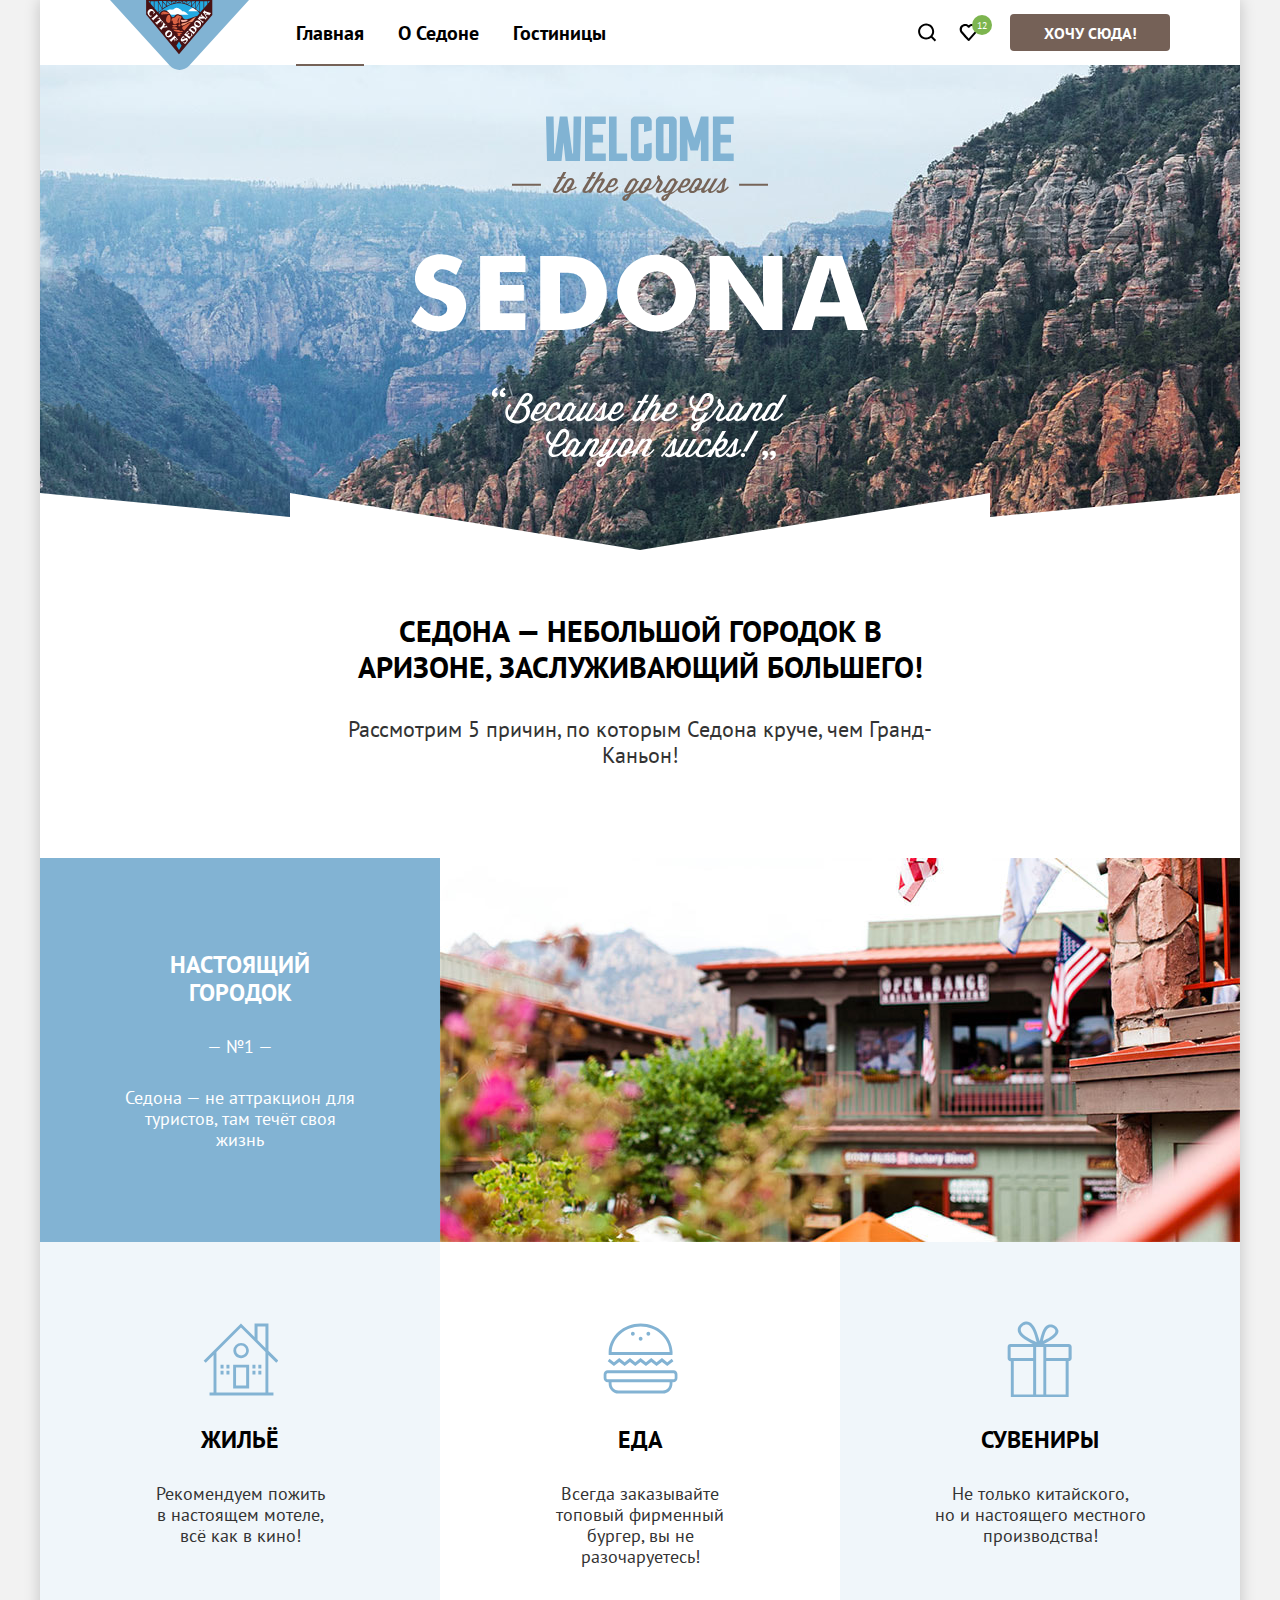
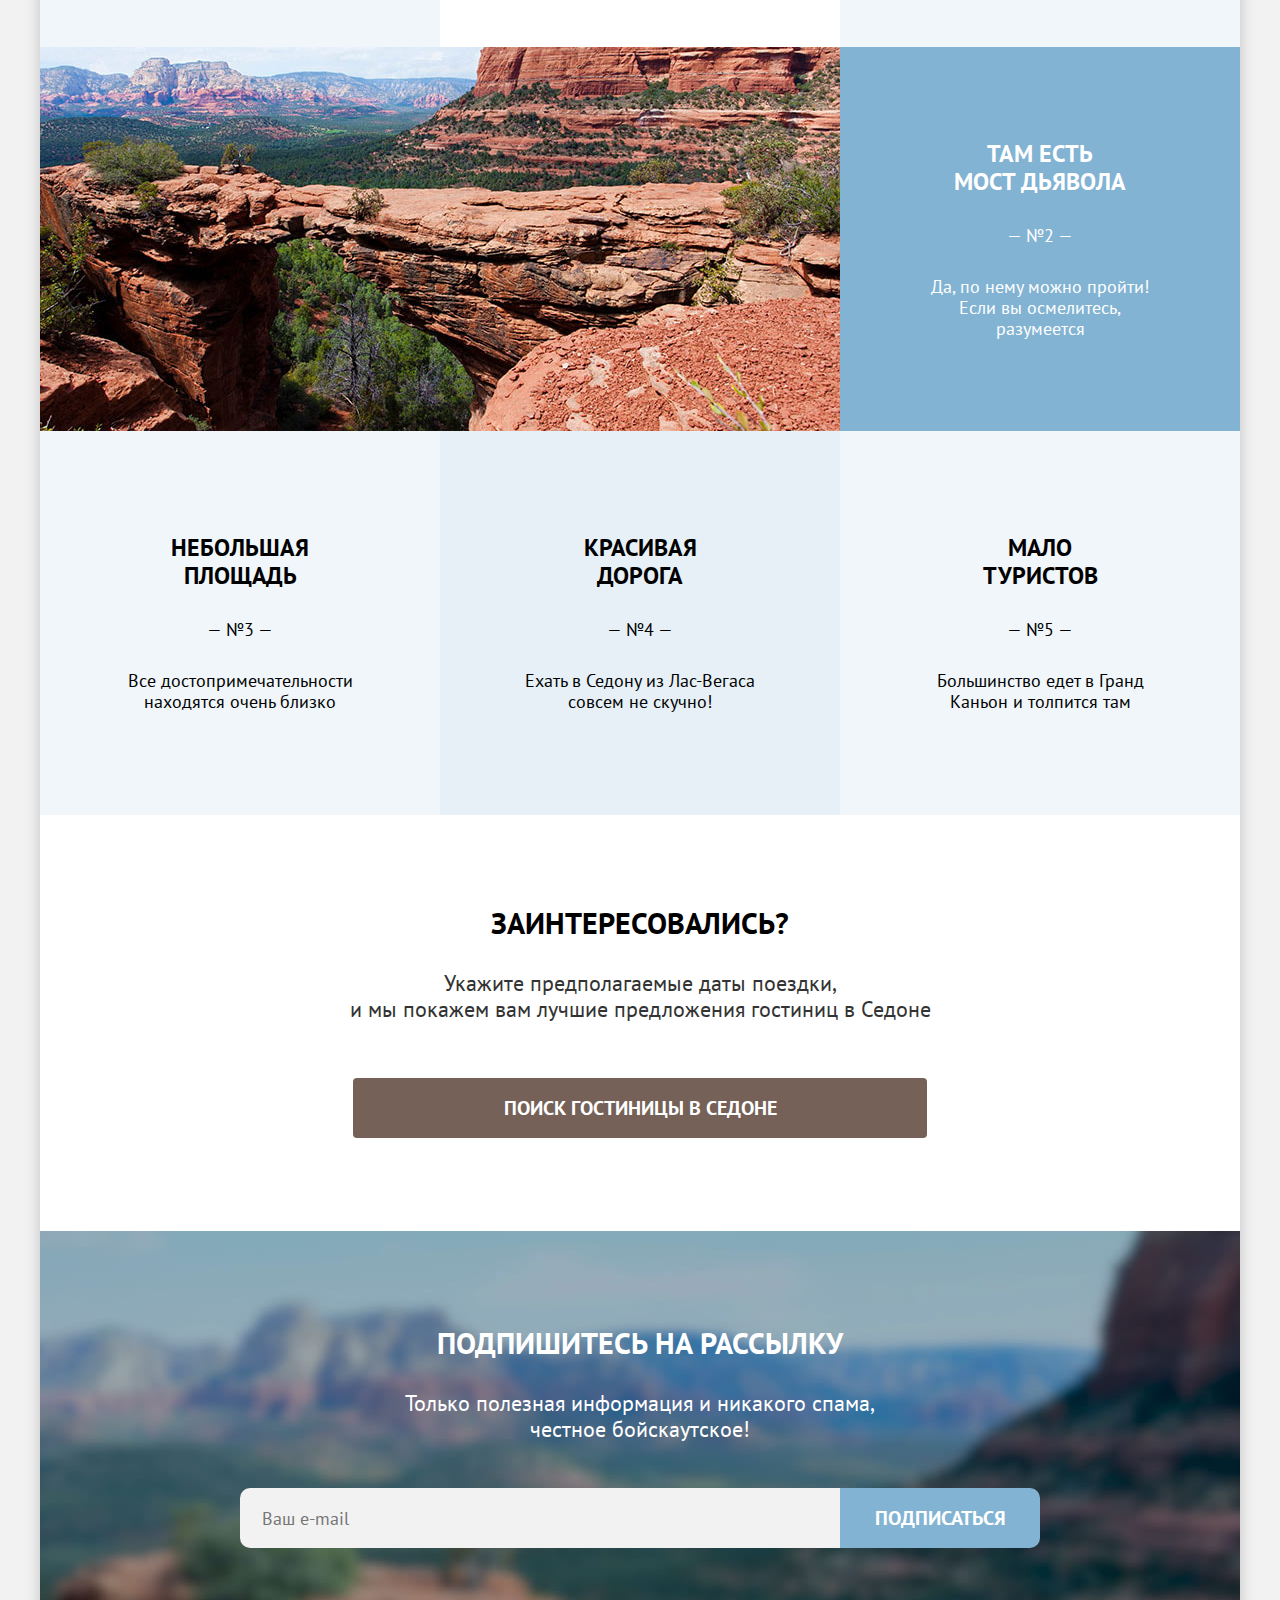
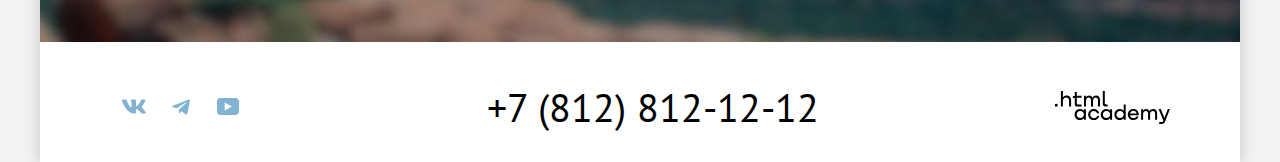
<file: index.html>
<!DOCTYPE html>
<html lang="ru">
<head>
  <meta charset="utf-8">
  <title>HTML Academy: Седона</title>
  <link rel="stylesheet" href="styles/styles.css">
  <link rel="icon" href="favicon.ico">
  <link rel="icon" type="image/png" sizes="32x32" href="images/favicon.png">
  <script defer type="text/javascript" src="scripts/modalDialog.js"></script>
</head>
<body>
  <div class="wrapper">
    <h1 class="visually-hidden">Добро пожаловать в Седону!</h1>
    <header class="page-header">
      <a class="page-header-logo"><img src="images/logo/city-of-sedona-logo.svg" width="139" height="70" alt="Логотип Седона."></a>
      <nav class="navigation">
        <h2 class="visually-hidden">Навигация по сайту</h2>
        <ul class="navigation-list">
          <li class="navigation-list-item item-current"><a class="navigation-list-link" href="#">Главная</a></li>
          <li class="navigation-list-item"><a class="navigation-list-link" href="#">О Седоне</a></li>
          <li class="navigation-list-item"><a class="navigation-list-link" href="catalog.html">Гостиницы</a></li>
        </ul>
        <ul class="navigation-user">
          <li class="navigation-user-item">
            <a class="navigation-user-link" href="#">
              <span class="visually-hidden">Поиск</span>
              <svg class="navigation-icon search" width="19" height="19" viewBox="0 0 19 19" fill="currentColor" xmlns="http://www.w3.org/2000/svg">
                <path d="M18.1585 17.05L14.448 13.35C15.4508 12.05 16.1528 10.35 16.1528 8.44995C16.1528 4.04995 12.5426 0.449951 8.13013 0.449951C3.71764 0.449951 0.107422 4.14995 0.107422 8.54995C0.107422 12.95 3.71764 16.55 8.13013 16.55C9.93524 16.55 11.6401 15.95 13.044 14.85L16.7545 18.55L18.1585 17.05ZM8.13013 14.55C4.82076 14.55 2.1131 11.85 2.1131 8.54995C2.1131 5.24995 4.82076 2.54995 8.13013 2.54995C11.4395 2.54995 14.1472 5.24995 14.1472 8.54995C14.1472 11.85 11.4395 14.55 8.13013 14.55Z"/>
              </svg>
            </a>
          </li>
          <li class="navigation-user-item">
            <a class="navigation-user-link" href="#">
              <span class="visually-hidden">Избранное</span>
              <span class="badge">12</span>
              <svg class="navigation-icon favourite" width="19" height="17" viewBox="0 0 19 17" fill="currentColor" xmlns="http://www.w3.org/2000/svg">
                <path d="M9.57663 17C9.27578 17 8.97493 16.9 8.77436 16.6C3.35903 10.5 2.05534 9.1 1.75449 8.7C1.0525 7.8 0.651367 6.6 0.651367 5.4C0.651367 2.4 3.05818 0 6.16698 0C7.47067 0 8.67407 0.5 9.67691 1.3C10.6797 0.5 11.9834 0 13.1868 0C16.1954 0 18.7025 2.4 18.7025 5.4C18.7025 6.7 18.201 7.9 17.3988 8.8L10.3789 16.7C10.1783 16.9 9.97776 17 9.57663 17ZM3.5596 7.5C3.86045 7.9 7.06953 11.5 9.67691 14.4L15.8945 7.4C16.3959 6.9 16.5965 6.2 16.5965 5.4C16.5965 3.6 15.0922 2.1 13.2871 2.1C12.2843 2.1 11.2815 2.6 10.5795 3.4C10.2786 3.7 9.97776 3.8 9.67691 3.8C9.37606 3.8 9.07521 3.6 8.87464 3.4C8.17265 2.6 7.16982 2.1 6.16698 2.1C4.36187 2.1 2.85761 3.6 2.85761 5.4C2.75733 6.3 3.15846 7 3.5596 7.5C3.45931 7.5 3.45931 7.5 3.5596 7.5Z"/>
              </svg>
            </a>
          </li>
          <li class="navigation-user-item">
            <a href="#" class="button button-brown navigation-button">Хочу сюда!</a>
          </li>
        </ul>
      </nav>
    </header>
    <main class="main-container main-index">
      <div class="intro">
        <img class="intro-banner-text" src="images/backgrounds/welcome-text.svg" width="458" height="352" alt="Welcome to the gorgeous Sedona.">
      </div>
      <section class="advantages">
        <h2 class="visually-hidden">Наши преимущества</h2>
        <div class="advantages-section-header">
          <h3 class="advantages-section-title">Седона — небольшой городок в Аризоне, заслуживающий большего!</h3>
          <p class="advantages-section-subtitle">Рассмотрим 5 причин, по которым Седона круче, чем Гранд-Каньон!</p>
        </div>
        <ol class="advantages-list">
          <li class="advantages-item has-image">
            <div class="advantages-tile">
              <h3 class="advantages-title">Настоящий городок</h3>
              <p class="advantages-description">Седона — не аттракцион для туристов, там течёт своя жизнь</p>
            </div>
            <img class="advantages-image" src="images/photos/photo-01.jpg" width="800" height="384" alt="Седона — не аттракцион для туристов, там течёт своя жизнь.">
            <ul class="advantages-features">
              <li class="advantages-feature home">
                <h3 class="advantages-feature-title">Жильё</h3>
                <p class="advantages-feature-description home">Рекомендуем пожить в настоящем мотеле, всё как в кино!</p>
              </li>
              <li class="advantages-feature food">
                <h3 class="advantages-feature-title">Еда</h3>
                <p class="advantages-feature-description food">Всегда заказывайте<br> топовый фирменный бургер, вы не разочаруетесь!</p>
              </li>
              <li class="advantages-feature souvenirs">
                <h3 class="advantages-feature-title">Сувениры</h3>
                <p class="advantages-feature-description">Не только китайского,<br> но и настоящего местного производства!</p>
              </li>
            </ul>
          </li>
          <li class="advantages-item has-image">
            <img class="advantages-image" src="images/photos/photo-02.jpg" width="800" height="384" alt="Мост дьявола.">
            <div class="advantages-tile">
              <h3 class="advantages-title">Там есть<br> мост дьявола</h3>
              <p class="advantages-description">Да, по нему можно пройти! Если вы осмелитесь,<br>разумеется</p>
            </div>
          </li>
          <li class="advantages-item">
            <h3 class="advantages-title">Небольшая площадь</h3>
            <p class="advantages-description">Все достопримечательности находятся очень близко</p>
          </li>
          <li class="advantages-item">
            <h3 class="advantages-title">Красивая дорога</h3>
            <p class="advantages-description">Ехать в Седону из Лас-Вегаса совсем не скучно!</p>
          </li>
          <li class="advantages-item">
            <h3 class="advantages-title">Мало туристов</h3>
            <p class="advantages-description">Большинство едет в Гранд Каньон и толпится там</p>
          </li>
        </ol>
      </section>
      <section class="search-hotels">
        <h2 class="visually-hidden">Поиск отеля</h2>
        <p class="search-title">Заинтересовались?</p>
        <p class="search-description">Укажите предполагаемые даты поездки,<br>и мы покажем вам лучшие предложения гостиниц в Седоне</p>
        <button class="button button-brown search-button js-open-modal" type="button">ПОИСК ГОСТИНИЦЫ В СЕДОНЕ</button>
      </section>
      <section class="subscription">
        <h2 class="visually-hidden">Форма подписки на рассылку</h2>
        <p class="subscription-title">Подпишитесь на рассылку</p>
        <p class="subscription-description">Только полезная информация и никакого спама, честное бойскаутское!</p>
        <form class="subscription-form" action="https://echo.htmlacademy.ru" method="post">
          <label for="subscription-form-email" class="visually-hidden">Ваш e-mail</label>
          <input class="subscription-form-input" type="email" name="subscription-form-email" id="subscription-form-email" placeholder="Ваш e-mail">
          <button class="button button-blue subscription-button" type="submit">ПОДПИСАТЬСЯ</button>
        </form>
      </section>
    </main>
    <footer class="page-footer">
      <section class="footer-social">
        <h2 class="visually-hidden">Давайте дружить</h2>
        <ul class="footer-social-list">
          <li class="footer-social-item">
            <a class="button-socials" href="https://vk.com/htmlacademy">
              <span class="visually-hidden">ВКонтакте</span>
              <svg width="24" height="15" viewBox="0 0 24 15" fill="currentColor" xmlns="http://www.w3.org/2000/svg">
                <path fill-rule="evenodd" clip-rule="evenodd" d="M23.45 1.448C23.616 0.902 23.45 0.5 22.655 0.5H20.03C19.362 0.5 19.054 0.847 18.887 1.23C18.887 1.23 17.552 4.426 15.661 6.502C15.049 7.104 14.771 7.295 14.437 7.295C14.27 7.295 14.019 7.104 14.019 6.557V1.448C14.019 0.792 13.835 0.5 13.279 0.5H9.151C8.734 0.5 8.483 0.804 8.483 1.093C8.483 1.714 9.429 1.858 9.526 3.606V7.404C9.526 8.237 9.373 8.388 9.039 8.388C8.149 8.388 5.984 5.177 4.699 1.503C4.45 0.788 4.198 0.5 3.527 0.5H0.9C0.15 0.5 0 0.847 0 1.23C0 1.912 0.89 5.3 4.145 9.781C6.315 12.841 9.37 14.5 12.153 14.5C13.822 14.5 14.028 14.132 14.028 13.497V11.184C14.028 10.447 14.186 10.3 14.715 10.3C15.105 10.3 15.772 10.492 17.33 11.967C19.11 13.716 19.403 14.5 20.405 14.5H23.03C23.78 14.5 24.156 14.132 23.94 13.404C23.702 12.68 22.852 11.629 21.725 10.382C21.113 9.672 20.195 8.907 19.916 8.524C19.527 8.033 19.638 7.814 19.916 7.377C19.916 7.377 23.116 2.951 23.449 1.448H23.45Z"/>
              </svg>
            </a>
          </li>
          <li class="footer-social-item">
            <a class="button-socials" href="https://t.me/htmlacademy">
              <span class="visually-hidden">Телеграм</span>
              <svg width="18" height="16" viewBox="0 0 18 16" fill="currentColor" xmlns="http://www.w3.org/2000/svg">
                <path d="M16.7855 0.59926L0.840977 6.74776C-0.247172 7.18481 -0.240877 7.79184 0.641333 8.06253L4.73493 9.33953L14.2063 3.3637C14.6542 3.09121 15.0634 3.2378 14.727 3.53636L7.05332 10.4619H7.05152L7.05332 10.4628L6.77094 14.6823C7.18462 14.6823 7.36718 14.4925 7.5992 14.2686L9.58754 12.3351L13.7234 15.39C14.486 15.81 15.0337 15.5941 15.2234 14.6841L17.9384 1.88885C18.2163 0.774623 17.513 0.270117 16.7855 0.59926Z"/>
              </svg>
            </a>
          </li>
          <li class="footer-social-item">
            <a class="button-socials" href="https://www.youtube.com/user/htmlacademyru">
              <span class="visually-hidden">YouTube</span>
              <svg width="22" height="17" viewBox="0 0 22 17" fill="currentColor" xmlns="http://www.w3.org/2000/svg">
                <path d="M18.607 0H3.17413C1.31343 0 0 1.59375 0 3.4V13.4937C0 15.4062 1.31343 17 3.17413 17H18.8259C20.4677 17 22 15.4062 22 13.6V3.4C21.7811 1.59375 20.4677 0 18.607 0ZM7.66169 12.5375V4.4625L14.995 8.5L7.66169 12.5375Z"/>
              </svg>
            </a>
          </li>
        </ul>
      </section>
      <section class="footer-contacts">
        <h2 class="visually-hidden">Контакты</h2>
        <a class="footer-contacts-phone" href="tel:+7(812)8121212">+7 (812) 812-12-12</a>
      </section>
      <p class="footer-logo">
        <a class="htmlacademy-link" href="https://htmlacademy.ru/">
          <span class="visually-hidden">Сделано в .html academy</span>
          <svg width="115" height="33" viewBox="0 0 115 33" fill="currentColor" xmlns="http://www.w3.org/2000/svg">
            <path d="M0 12.9V15.5H2.5V12.9H0Z" fill="currentColor"/>
            <path d="M11.6 4.5C10 4.5 8.8 5.2 8 6.2H7.9V0H5.9V15.5H7.9V10.2C7.9 8.1 9.2 6.6 11.2 6.6C13 6.6 14.1 8 14.1 9.8V15.5H16.1V9.4C16.2 6.4 14.3 4.5 11.6 4.5Z" fill="currentColor"/>
            <path d="M26.6 4.8H21.8V1.1H19.8V4.9H17.9V6.9H19.8V12.9C19.8 14.6 20.8 15.6 22.5 15.6H26.6V13.6H22.9C22.2 13.6 21.8 13.2 21.8 12.5V6.8H26.6V4.8Z" fill="currentColor"/>
            <path d="M41.1 4.6C39.5 4.6 38.2 5.4 37.6 6.7H37.5C36.9 5.5 35.7 4.6 34.1 4.6C32.7 4.6 31.6 5.4 31 6.4H30.9V4.8H29V15.4H31V10C31 8 32 6.5 33.6 6.5C35.1 6.5 36 7.5 36 9.1V15.4H38V9.8C38 7.4 39.4 6.5 40.6 6.5C42.1 6.5 43 7.5 43 9.1V15.4H45V8.9C45.1 6.4 43.6 4.6 41.1 4.6Z" fill="currentColor"/>
            <path d="M47.8 12.7C47.8 14.4 48.8 15.4 50.6 15.4H52.6V13.4H50.9C50.2 13.4 49.8 13 49.8 12.3V0H47.8V12.7Z" fill="currentColor"/>
            <path d="M28.9 19.7C28 18.6 26.7 17.9 25 17.9C21.9 17.9 19.6 20.2 19.6 23.5C19.6 26.8 21.9 29.1 25 29.1C26.8 29.1 28 28.3 28.8 27.2H28.9V28.8H30.9V18.2H28.9V19.7ZM25.3 27.1C23.1 27.1 21.7 25.5 21.7 23.5C21.7 21.5 23.1 19.9 25.3 19.9C27.5 19.9 28.9 21.5 28.9 23.5C28.9 25.4 27.5 27.1 25.3 27.1Z" fill="currentColor"/>
            <path d="M44.2 22C43.7 19.6 41.6 17.9 38.8 17.9C35.4 17.9 33.2 20.4 33.2 23.5C33.2 26.6 35.4 29.1 38.8 29.1C41.6 29.1 43.7 27.3 44.2 24.9H42.1C41.7 26.2 40.4 27.2 38.8 27.2C36.6 27.2 35.2 25.6 35.2 23.6C35.2 21.6 36.6 20 38.8 20C40.4 20 41.6 21 42.1 22.2H44.2V22Z" fill="currentColor"/>
            <path d="M55.1 19.7C54.2 18.6 52.9 17.9 51.2 17.9C48.1 17.9 45.8 20.2 45.8 23.5C45.8 26.8 48.1 29.1 51.2 29.1C53 29.1 54.2 28.3 55 27.2H55.1V28.8H57.1V18.2H55.1V19.7ZM51.5 27.1C49.3 27.1 47.9 25.5 47.9 23.5C47.9 21.5 49.3 19.9 51.5 19.9C53.7 19.9 55.1 21.5 55.1 23.5C55.1 25.4 53.6 27.1 51.5 27.1Z" fill="currentColor"/>
            <path d="M68.7 19.8C67.8 18.7 66.5 17.9 64.8 17.9C61.7 17.9 59.4 20.2 59.4 23.5C59.4 26.8 61.6 29.1 64.8 29.1C66.5 29.1 67.8 28.3 68.6 27.3H68.7V28.8H70.7V13.4H68.7V19.8ZM65.1 27.1C62.9 27.1 61.5 25.5 61.5 23.5C61.5 21.5 62.9 19.9 65.1 19.9C67.3 19.9 68.7 21.5 68.7 23.5C68.6 25.5 67.2 27.1 65.1 27.1Z" fill="currentColor"/>
            <path d="M78.3 17.9C75 17.9 72.8 20.4 72.8 23.5C72.8 26.5 74.9 29.1 78.3 29.1C80.8 29.1 82.8 27.8 83.5 25.5H81.4C80.9 26.5 79.8 27.1 78.4 27.1C76.5 27.1 75.1 25.8 75 24.2H83.8C84 20.6 81.8 17.9 78.3 17.9ZM78.3 19.8C80 19.8 81.3 20.8 81.6 22.4H75.1C75.4 20.9 76.6 19.8 78.3 19.8Z" fill="currentColor"/>
            <path d="M98.2 17.9C96.6 17.9 95.3 18.7 94.6 19.9H94.5C93.9 18.7 92.7 17.9 91.1 17.9C89.7 17.9 88.6 18.6 88 19.7V18.2H86.1V28.8H88.1V23.4C88.1 21.4 89.1 20 90.7 19.9C92.2 19.9 93.1 20.9 93.1 22.5V28.8H95.1V23.2C95.1 20.8 96.5 19.9 97.7 19.9C99.2 19.9 100.1 20.9 100.1 22.5V28.8H102.1V22.3C102.2 19.7 100.7 17.9 98.2 17.9Z" fill="currentColor"/>
            <path d="M109.4 27L105.8 18.1H103.6L108.4 29.7C108.1 30.6 107.7 30.9 106.7 30.9H104.2V32.9H106.7C108.5 32.9 109.5 32.1 110.2 30.3L114.9 18.1H112.8L109.4 27Z" fill="currentColor"/>
          </svg>
        </a>
      </p>
    </footer>
  </div>
  <div class="modal-container hide">
    <div class="modal modal-hotel-search">
      <button class="modal-close-button js-modal-close" type="button">
        <span class="visually-hidden">Закрыть</span>
        <span class="icon-close"></span>
      </button>
      <section class="modal-content">
        <h2 class="modal-title">Поиск гостиницы в Седоне</h2>
        <form class="modal-hotel-search-form" action="https://echo.htmlacademy.ru" method="post">
          <label for="date_in" class="modal-label">Дата заезда:</label>
          <input type="text" name="date_in" id="date_in" value="27 апреля 2020" class="date-field" required />
          <p class="field-info error">Мы не можем отправить вас в прошлое.</p>
          <label for="date_out" class="modal-label">Дата выезда:</label>
          <input type="text" name="date_out" id="date_out" value="1 сентября 2021" class="date-field" required />
          <p class="field-info">На эти даты есть свободные номера. Пока есть.</p>
          <label for="adults" class="modal-label">Взрослые:</label>
          <div class="count-field">
            <button type="button" class="counter-button"><span class="decrement"></span></button>
            <input id="adults" name="adults" type="text" class="count-input" value="2" />
            <button type="button" class="counter-button"><span class="increment"></span></button>
          </div>
          <label for="children" class="modal-label children-label">Дети:</label>
          <button class="tooltip-toggle" type="button" aria-labelledby="children-tooltip-label">
            <span class="children-info-popup" role="tooltip" id="children-tooltip-label">Укажите количество детей, которые будут с вами, возраст которых от 6 до 18 лет. Дети до 6 лет размещаются бесплатно.</span>
          </button>
          <div class="count-field">
            <button type="button" class="counter-button"><span class="decrement"></span></button>
            <input id="children" name="children" type="text" class="count-input" value="1" />
            <button type="button" class="counter-button"><span class="increment"></span></button>
          </div>
          <button type="submit" class="button button-blue button-submit">Найти</button>
        </form>
      </section>
    </div>
  </div>
</body>
</html>
</file>
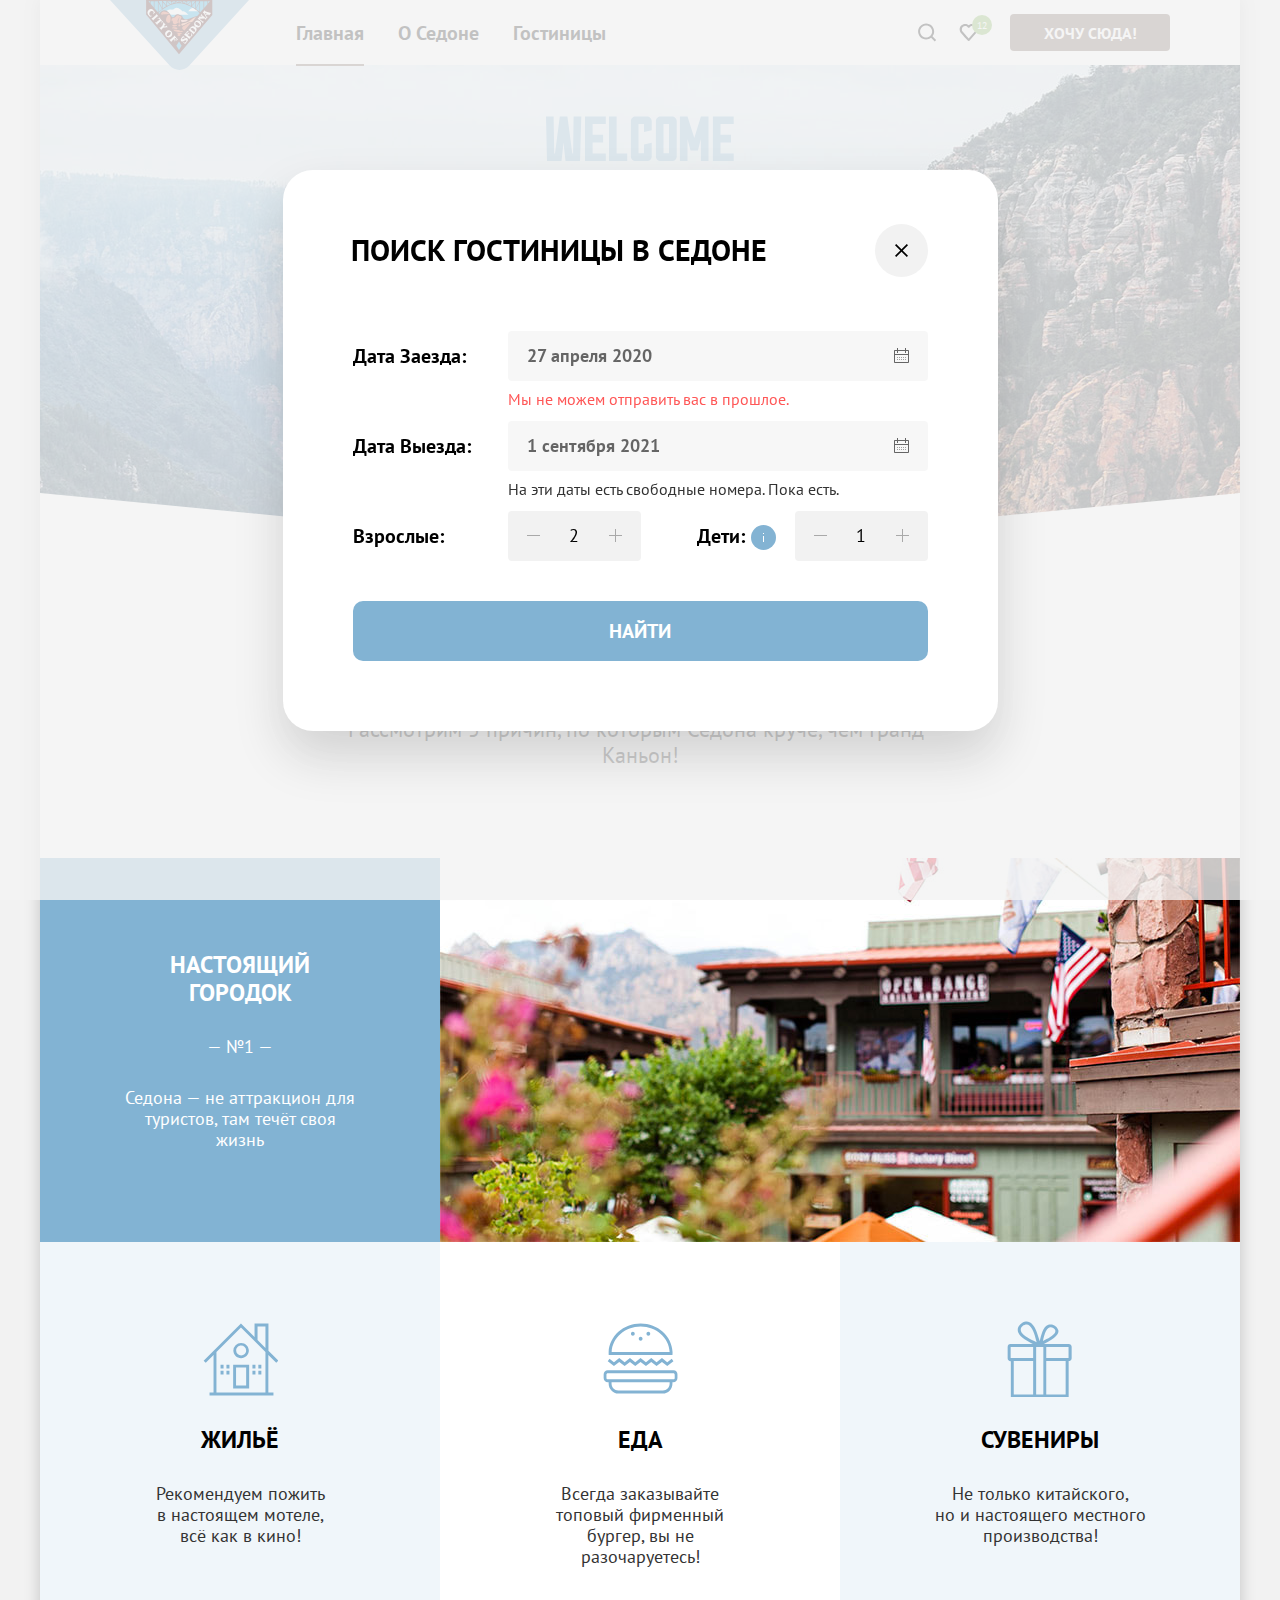
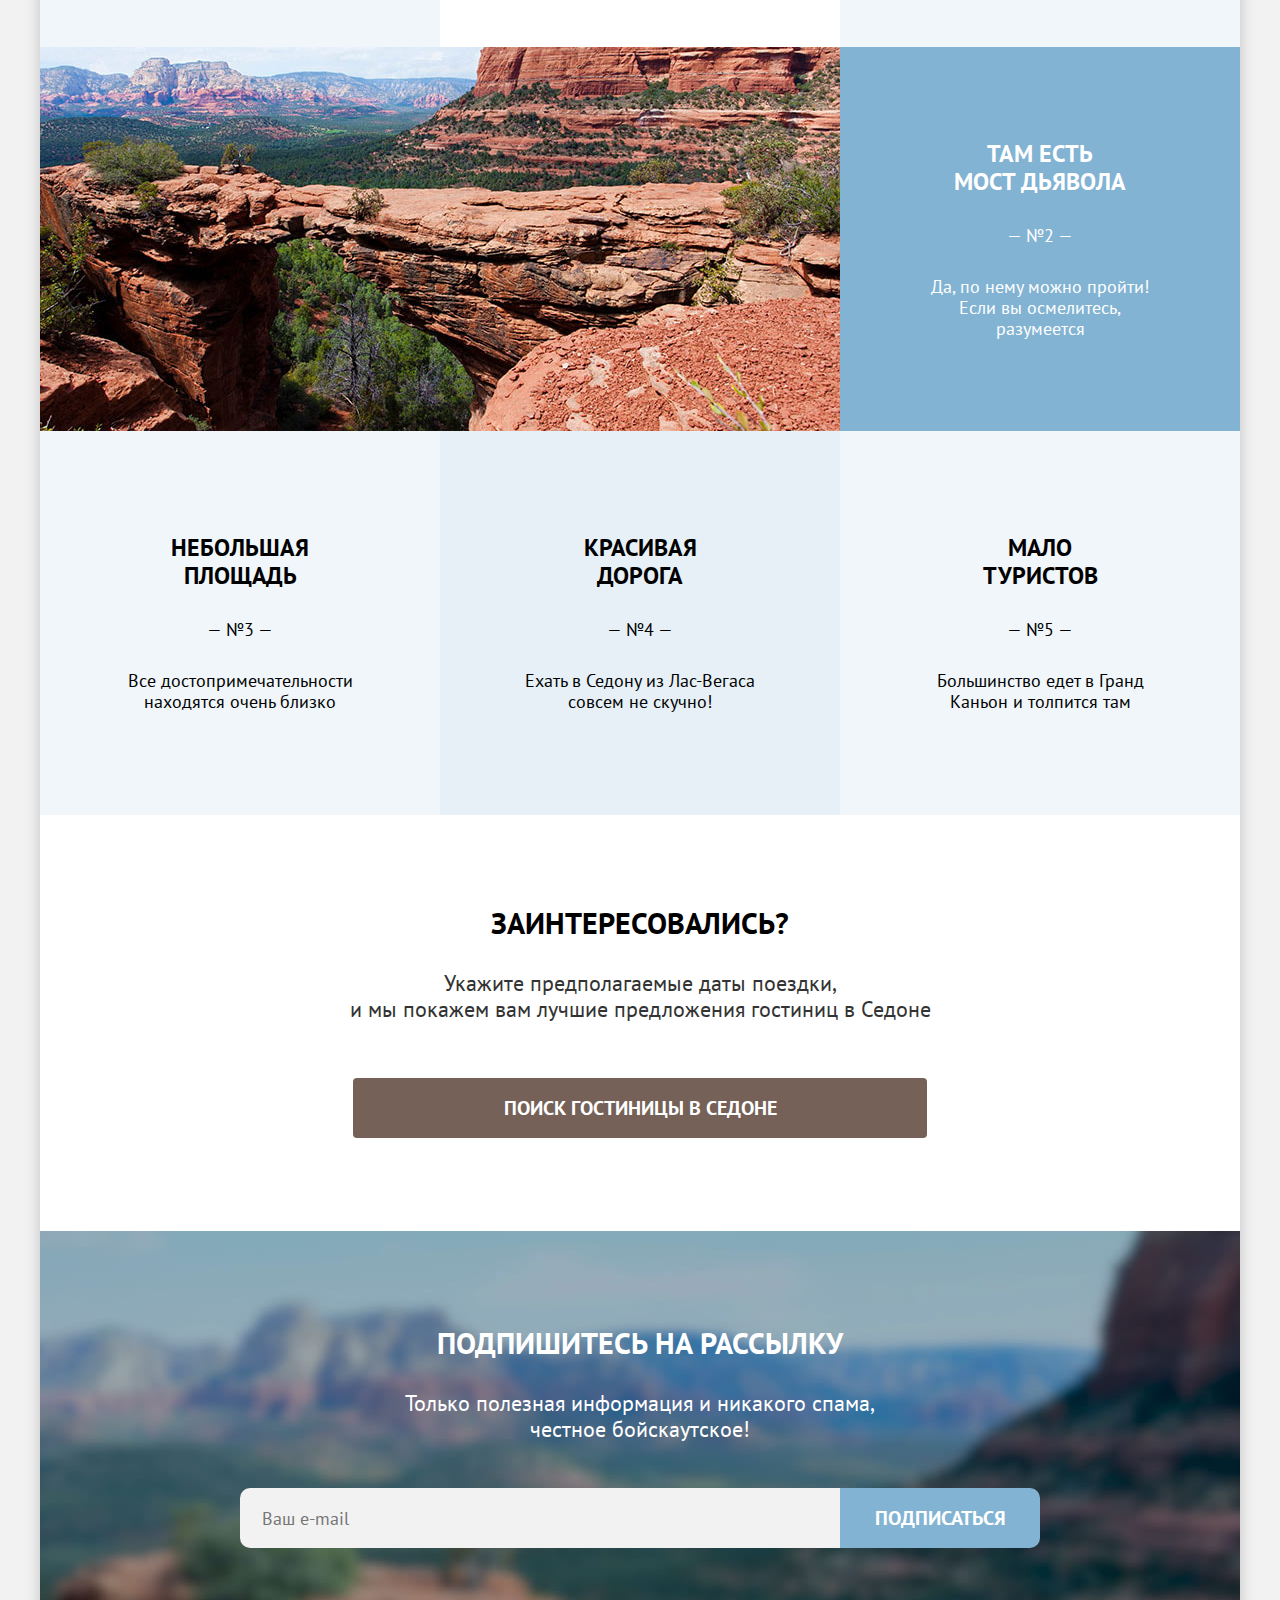
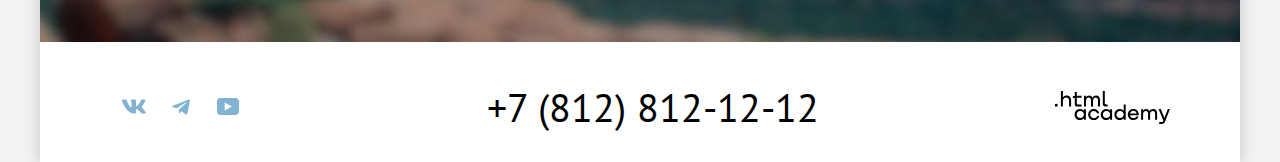
<file: master/index.html>
<!DOCTYPE html>
<html lang="ru">
<head>
  <meta charset="utf-8">
  <title>HTML Academy: Седона</title>
  <link rel="stylesheet" href="styles/styles.css">
  <link rel="icon" href="favicon.ico">
  <link rel="icon" type="image/png" sizes="32x32" href="images/favicon.png">
  <base href="https://htmlacademy-htmlcss.github.io/1022441-sedona-34/master/">
</head>
<body>
  <div class="wrapper">
    <h1 class="visually-hidden">Добро пожаловать в Седону!</h1>
    <header class="page-header">
      <a class="page-header-logo"><img src="images/logo/city-of-sedona-logo.svg" width="139" height="70" alt="Логотип Седона."></a>
      <nav class="navigation">
        <h2 class="visually-hidden">Навигация по сайту</h2>
        <ul class="navigation-list">
          <li class="navigation-list-item item-current"><a class="navigation-list-link" href="#">Главная</a></li>
          <li class="navigation-list-item"><a class="navigation-list-link" href="#">О Седоне</a></li>
          <li class="navigation-list-item"><a class="navigation-list-link" href="catalog.html">Гостиницы</a></li>
        </ul>
        <ul class="navigation-user">
          <li class="navigation-user-item">
            <a class="navigation-user-link" href="#">
              <span class="visually-hidden">Поиск</span>
              <svg class="navigation-icon search" width="19" height="19" viewBox="0 0 19 19" fill="currentColor" xmlns="http://www.w3.org/2000/svg">
                <path d="M18.1585 17.05L14.448 13.35C15.4508 12.05 16.1528 10.35 16.1528 8.44995C16.1528 4.04995 12.5426 0.449951 8.13013 0.449951C3.71764 0.449951 0.107422 4.14995 0.107422 8.54995C0.107422 12.95 3.71764 16.55 8.13013 16.55C9.93524 16.55 11.6401 15.95 13.044 14.85L16.7545 18.55L18.1585 17.05ZM8.13013 14.55C4.82076 14.55 2.1131 11.85 2.1131 8.54995C2.1131 5.24995 4.82076 2.54995 8.13013 2.54995C11.4395 2.54995 14.1472 5.24995 14.1472 8.54995C14.1472 11.85 11.4395 14.55 8.13013 14.55Z"/>
              </svg>
            </a>
          </li>
          <li class="navigation-user-item">
            <a class="navigation-user-link" href="#">
              <span class="visually-hidden">Избранное</span>
              <span class="badge">12</span>
              <svg class="navigation-icon favourite" width="19" height="17" viewBox="0 0 19 17" fill="currentColor" xmlns="http://www.w3.org/2000/svg">
                <path d="M9.57663 17C9.27578 17 8.97493 16.9 8.77436 16.6C3.35903 10.5 2.05534 9.1 1.75449 8.7C1.0525 7.8 0.651367 6.6 0.651367 5.4C0.651367 2.4 3.05818 0 6.16698 0C7.47067 0 8.67407 0.5 9.67691 1.3C10.6797 0.5 11.9834 0 13.1868 0C16.1954 0 18.7025 2.4 18.7025 5.4C18.7025 6.7 18.201 7.9 17.3988 8.8L10.3789 16.7C10.1783 16.9 9.97776 17 9.57663 17ZM3.5596 7.5C3.86045 7.9 7.06953 11.5 9.67691 14.4L15.8945 7.4C16.3959 6.9 16.5965 6.2 16.5965 5.4C16.5965 3.6 15.0922 2.1 13.2871 2.1C12.2843 2.1 11.2815 2.6 10.5795 3.4C10.2786 3.7 9.97776 3.8 9.67691 3.8C9.37606 3.8 9.07521 3.6 8.87464 3.4C8.17265 2.6 7.16982 2.1 6.16698 2.1C4.36187 2.1 2.85761 3.6 2.85761 5.4C2.75733 6.3 3.15846 7 3.5596 7.5C3.45931 7.5 3.45931 7.5 3.5596 7.5Z"/>
              </svg>
            </a>
          </li>
          <li class="navigation-user-item">
            <a href="#" class="button button-brown navigation-button">Хочу сюда!</a>
          </li>
        </ul>
      </nav>
    </header>
    <main class="main-container main-index">
      <div class="intro">
        <img class="intro-banner-text" src="images/backgrounds/welcome-text.svg" width="458" height="352" alt="Welcome to the gorgeous Sedona.">
      </div>
      <section class="advantages">
        <h2 class="visually-hidden">Наши преимущества</h2>
        <div class="advantages-section-header">
          <h3 class="advantages-section-title">Седона — небольшой городок в Аризоне, заслуживающий большего!</h3>
          <p class="advantages-section-subtitle">Рассмотрим 5 причин, по которым Седона круче, чем Гранд-Каньон!</p>
        </div>
        <ol class="advantages-list">
          <li class="advantages-item has-image">
            <div class="advantages-tile">
              <h3 class="advantages-title">Настоящий городок</h3>
              <p class="advantages-description">Седона — не аттракцион для туристов, там течёт своя жизнь</p>
            </div>
            <img class="advantages-image" src="images/photos/photo-01.jpg" width="800" height="384" alt="Седона — не аттракцион для туристов, там течёт своя жизнь.">
            <ul class="advantages-features">
              <li class="advantages-feature home">
                <h3 class="advantages-feature-title">Жильё</h3>
                <p class="advantages-feature-description home">Рекомендуем пожить в настоящем мотеле, всё как в кино!</p>
              </li>
              <li class="advantages-feature food">
                <h3 class="advantages-feature-title">Еда</h3>
                <p class="advantages-feature-description food">Всегда заказывайте<br> топовый фирменный бургер, вы не разочаруетесь!</p>
              </li>
              <li class="advantages-feature souvenirs">
                <h3 class="advantages-feature-title">Сувениры</h3>
                <p class="advantages-feature-description">Не только китайского,<br> но и настоящего местного производства!</p>
              </li>
            </ul>
          </li>
          <li class="advantages-item has-image">
            <img class="advantages-image" src="images/photos/photo-02.jpg" width="800" height="384" alt="Мост дьявола.">
            <div class="advantages-tile">
              <h3 class="advantages-title">Там есть<br> мост дьявола</h3>
              <p class="advantages-description">Да, по нему можно пройти! Если вы осмелитесь,<br>разумеется</p>
            </div>
          </li>
          <li class="advantages-item">
            <h3 class="advantages-title">Небольшая площадь</h3>
            <p class="advantages-description">Все достопримечательности находятся очень близко</p>
          </li>
          <li class="advantages-item">
            <h3 class="advantages-title">Красивая дорога</h3>
            <p class="advantages-description">Ехать в Седону из Лас-Вегаса совсем не скучно!</p>
          </li>
          <li class="advantages-item">
            <h3 class="advantages-title">Мало туристов</h3>
            <p class="advantages-description">Большинство едет в Гранд Каньон и толпится там</p>
          </li>
        </ol>
      </section>
      <section class="search-hotels">
        <h2 class="visually-hidden">Поиск отеля</h2>
        <p class="search-title">Заинтересовались?</p>
        <p class="search-description">Укажите предполагаемые даты поездки,<br>и мы покажем вам лучшие предложения гостиниц в Седоне</p>
        <button class="button button-brown search-button" type="button">ПОИСК ГОСТИНИЦЫ В СЕДОНЕ</button>
      </section>
      <section class="subscription">
        <h2 class="visually-hidden">Форма подписки на рассылку</h2>
        <p class="subscription-title">Подпишитесь на рассылку</p>
        <p class="subscription-description">Только полезная информация и никакого спама, честное бойскаутское!</p>
        <form class="subscription-form" action="https://echo.htmlacademy.ru" method="post">
          <label for="subscription-form-email" class="visually-hidden">Ваш e-mail</label>
          <input class="subscription-form-input" type="email" name="subscription-form-email" id="subscription-form-email" placeholder="Ваш e-mail">
          <button class="button button-blue subscription-button" type="submit">ПОДПИСАТЬСЯ</button>
        </form>
      </section>
    </main>
    <footer class="page-footer">
      <section class="footer-social">
        <h2 class="visually-hidden">Давайте дружить</h2>
        <ul class="footer-social-list">
          <li class="footer-social-item">
            <a class="button-socials" href="https://vk.com/htmlacademy">
              <span class="visually-hidden">ВКонтакте</span>
              <svg width="24" height="15" viewBox="0 0 24 15" fill="currentColor" xmlns="http://www.w3.org/2000/svg">
                <path fill-rule="evenodd" clip-rule="evenodd" d="M23.45 1.448C23.616 0.902 23.45 0.5 22.655 0.5H20.03C19.362 0.5 19.054 0.847 18.887 1.23C18.887 1.23 17.552 4.426 15.661 6.502C15.049 7.104 14.771 7.295 14.437 7.295C14.27 7.295 14.019 7.104 14.019 6.557V1.448C14.019 0.792 13.835 0.5 13.279 0.5H9.151C8.734 0.5 8.483 0.804 8.483 1.093C8.483 1.714 9.429 1.858 9.526 3.606V7.404C9.526 8.237 9.373 8.388 9.039 8.388C8.149 8.388 5.984 5.177 4.699 1.503C4.45 0.788 4.198 0.5 3.527 0.5H0.9C0.15 0.5 0 0.847 0 1.23C0 1.912 0.89 5.3 4.145 9.781C6.315 12.841 9.37 14.5 12.153 14.5C13.822 14.5 14.028 14.132 14.028 13.497V11.184C14.028 10.447 14.186 10.3 14.715 10.3C15.105 10.3 15.772 10.492 17.33 11.967C19.11 13.716 19.403 14.5 20.405 14.5H23.03C23.78 14.5 24.156 14.132 23.94 13.404C23.702 12.68 22.852 11.629 21.725 10.382C21.113 9.672 20.195 8.907 19.916 8.524C19.527 8.033 19.638 7.814 19.916 7.377C19.916 7.377 23.116 2.951 23.449 1.448H23.45Z"/>
              </svg>
            </a>
          </li>
          <li class="footer-social-item">
            <a class="button-socials" href="https://t.me/htmlacademy">
              <span class="visually-hidden">Телеграм</span>
              <svg width="18" height="16" viewBox="0 0 18 16" fill="currentColor" xmlns="http://www.w3.org/2000/svg">
                <path d="M16.7855 0.59926L0.840977 6.74776C-0.247172 7.18481 -0.240877 7.79184 0.641333 8.06253L4.73493 9.33953L14.2063 3.3637C14.6542 3.09121 15.0634 3.2378 14.727 3.53636L7.05332 10.4619H7.05152L7.05332 10.4628L6.77094 14.6823C7.18462 14.6823 7.36718 14.4925 7.5992 14.2686L9.58754 12.3351L13.7234 15.39C14.486 15.81 15.0337 15.5941 15.2234 14.6841L17.9384 1.88885C18.2163 0.774623 17.513 0.270117 16.7855 0.59926Z"/>
              </svg>
            </a>
          </li>
          <li class="footer-social-item">
            <a class="button-socials" href="https://www.youtube.com/user/htmlacademyru">
              <span class="visually-hidden">YouTube</span>
              <svg width="22" height="17" viewBox="0 0 22 17" fill="currentColor" xmlns="http://www.w3.org/2000/svg">
                <path d="M18.607 0H3.17413C1.31343 0 0 1.59375 0 3.4V13.4937C0 15.4062 1.31343 17 3.17413 17H18.8259C20.4677 17 22 15.4062 22 13.6V3.4C21.7811 1.59375 20.4677 0 18.607 0ZM7.66169 12.5375V4.4625L14.995 8.5L7.66169 12.5375Z"/>
              </svg>
            </a>
          </li>
        </ul>
      </section>
      <section class="footer-contacts">
        <h2 class="visually-hidden">Контакты</h2>
        <a class="footer-contacts-phone" href="tel:+7(812)8121212">+7 (812) 812-12-12</a>
      </section>
      <p class="footer-logo">
        <a class="htmlacademy-link" href="https://htmlacademy.ru/">
          <span class="visually-hidden">Сделано в .html academy</span>
          <svg width="115" height="33" viewBox="0 0 115 33" fill="currentColor" xmlns="http://www.w3.org/2000/svg">
            <path d="M0 12.9V15.5H2.5V12.9H0Z" fill="currentColor"/>
            <path d="M11.6 4.5C10 4.5 8.8 5.2 8 6.2H7.9V0H5.9V15.5H7.9V10.2C7.9 8.1 9.2 6.6 11.2 6.6C13 6.6 14.1 8 14.1 9.8V15.5H16.1V9.4C16.2 6.4 14.3 4.5 11.6 4.5Z" fill="currentColor"/>
            <path d="M26.6 4.8H21.8V1.1H19.8V4.9H17.9V6.9H19.8V12.9C19.8 14.6 20.8 15.6 22.5 15.6H26.6V13.6H22.9C22.2 13.6 21.8 13.2 21.8 12.5V6.8H26.6V4.8Z" fill="currentColor"/>
            <path d="M41.1 4.6C39.5 4.6 38.2 5.4 37.6 6.7H37.5C36.9 5.5 35.7 4.6 34.1 4.6C32.7 4.6 31.6 5.4 31 6.4H30.9V4.8H29V15.4H31V10C31 8 32 6.5 33.6 6.5C35.1 6.5 36 7.5 36 9.1V15.4H38V9.8C38 7.4 39.4 6.5 40.6 6.5C42.1 6.5 43 7.5 43 9.1V15.4H45V8.9C45.1 6.4 43.6 4.6 41.1 4.6Z" fill="currentColor"/>
            <path d="M47.8 12.7C47.8 14.4 48.8 15.4 50.6 15.4H52.6V13.4H50.9C50.2 13.4 49.8 13 49.8 12.3V0H47.8V12.7Z" fill="currentColor"/>
            <path d="M28.9 19.7C28 18.6 26.7 17.9 25 17.9C21.9 17.9 19.6 20.2 19.6 23.5C19.6 26.8 21.9 29.1 25 29.1C26.8 29.1 28 28.3 28.8 27.2H28.9V28.8H30.9V18.2H28.9V19.7ZM25.3 27.1C23.1 27.1 21.7 25.5 21.7 23.5C21.7 21.5 23.1 19.9 25.3 19.9C27.5 19.9 28.9 21.5 28.9 23.5C28.9 25.4 27.5 27.1 25.3 27.1Z" fill="currentColor"/>
            <path d="M44.2 22C43.7 19.6 41.6 17.9 38.8 17.9C35.4 17.9 33.2 20.4 33.2 23.5C33.2 26.6 35.4 29.1 38.8 29.1C41.6 29.1 43.7 27.3 44.2 24.9H42.1C41.7 26.2 40.4 27.2 38.8 27.2C36.6 27.2 35.2 25.6 35.2 23.6C35.2 21.6 36.6 20 38.8 20C40.4 20 41.6 21 42.1 22.2H44.2V22Z" fill="currentColor"/>
            <path d="M55.1 19.7C54.2 18.6 52.9 17.9 51.2 17.9C48.1 17.9 45.8 20.2 45.8 23.5C45.8 26.8 48.1 29.1 51.2 29.1C53 29.1 54.2 28.3 55 27.2H55.1V28.8H57.1V18.2H55.1V19.7ZM51.5 27.1C49.3 27.1 47.9 25.5 47.9 23.5C47.9 21.5 49.3 19.9 51.5 19.9C53.7 19.9 55.1 21.5 55.1 23.5C55.1 25.4 53.6 27.1 51.5 27.1Z" fill="currentColor"/>
            <path d="M68.7 19.8C67.8 18.7 66.5 17.9 64.8 17.9C61.7 17.9 59.4 20.2 59.4 23.5C59.4 26.8 61.6 29.1 64.8 29.1C66.5 29.1 67.8 28.3 68.6 27.3H68.7V28.8H70.7V13.4H68.7V19.8ZM65.1 27.1C62.9 27.1 61.5 25.5 61.5 23.5C61.5 21.5 62.9 19.9 65.1 19.9C67.3 19.9 68.7 21.5 68.7 23.5C68.6 25.5 67.2 27.1 65.1 27.1Z" fill="currentColor"/>
            <path d="M78.3 17.9C75 17.9 72.8 20.4 72.8 23.5C72.8 26.5 74.9 29.1 78.3 29.1C80.8 29.1 82.8 27.8 83.5 25.5H81.4C80.9 26.5 79.8 27.1 78.4 27.1C76.5 27.1 75.1 25.8 75 24.2H83.8C84 20.6 81.8 17.9 78.3 17.9ZM78.3 19.8C80 19.8 81.3 20.8 81.6 22.4H75.1C75.4 20.9 76.6 19.8 78.3 19.8Z" fill="currentColor"/>
            <path d="M98.2 17.9C96.6 17.9 95.3 18.7 94.6 19.9H94.5C93.9 18.7 92.7 17.9 91.1 17.9C89.7 17.9 88.6 18.6 88 19.7V18.2H86.1V28.8H88.1V23.4C88.1 21.4 89.1 20 90.7 19.9C92.2 19.9 93.1 20.9 93.1 22.5V28.8H95.1V23.2C95.1 20.8 96.5 19.9 97.7 19.9C99.2 19.9 100.1 20.9 100.1 22.5V28.8H102.1V22.3C102.2 19.7 100.7 17.9 98.2 17.9Z" fill="currentColor"/>
            <path d="M109.4 27L105.8 18.1H103.6L108.4 29.7C108.1 30.6 107.7 30.9 106.7 30.9H104.2V32.9H106.7C108.5 32.9 109.5 32.1 110.2 30.3L114.9 18.1H112.8L109.4 27Z" fill="currentColor"/>
          </svg>
        </a>
      </p>
    </footer>
  </div>
  <div class="modal-container">
    <div class="modal modal-hotel-search">
      <button class="modal-close-button" type="button">
        <span class="visually-hidden">Закрыть</span>
        <span class="icon-close"></span>
      </button>
      <section class="modal-content">
        <h2 class="modal-title">Поиск гостиницы в Седоне</h2>
        <form class="modal-hotel-search-form" action="https://echo.htmlacademy.ru" method="post">
          <label for="date_in" class="modal-label">Дата заезда:</label>
          <input type="text" name="date_in" id="date_in" value="27 апреля 2020" class="date-field" required />
          <p class="field-info error">Мы не можем отправить вас в прошлое.</p>
          <label for="date_out" class="modal-label">Дата выезда:</label>
          <input type="text" name="date_out" id="date_out" value="1 сентября 2021" class="date-field" required />
          <p class="field-info">На эти даты есть свободные номера. Пока есть.</p>
          <label for="adults" class="modal-label">Взрослые:</label>
          <div class="count-field">
            <button type="button" class="counter-button"><span class="decrement"></span></button>
            <input id="adults" name="adults" type="text" class="count-input" value="2" />
            <button type="button" class="counter-button"><span class="increment"></span></button>
          </div>
          <label for="children" class="modal-label children-label">Дети:</label>
          <button class="tooltip-toggle" type="button" aria-labelledby="children-tooltip-label">
            <span class="children-info-popup" role="tooltip" id="children-tooltip-label">Укажите количество детей, которые будут с вами, возраст которых от 6 до 18 лет. Дети до 6 лет размещаются бесплатно.</span>
          </button>
          <div class="count-field">
            <button type="button" class="counter-button"><span class="decrement"></span></button>
            <input id="children" name="children" type="text" class="count-input" value="1" />
            <button type="button" class="counter-button"><span class="increment"></span></button>
          </div>
          <button type="submit" class="button button-blue button-submit">Найти</button>
        </form>
      </section>
    </div>
  </div>
</body>
</html>
</file>
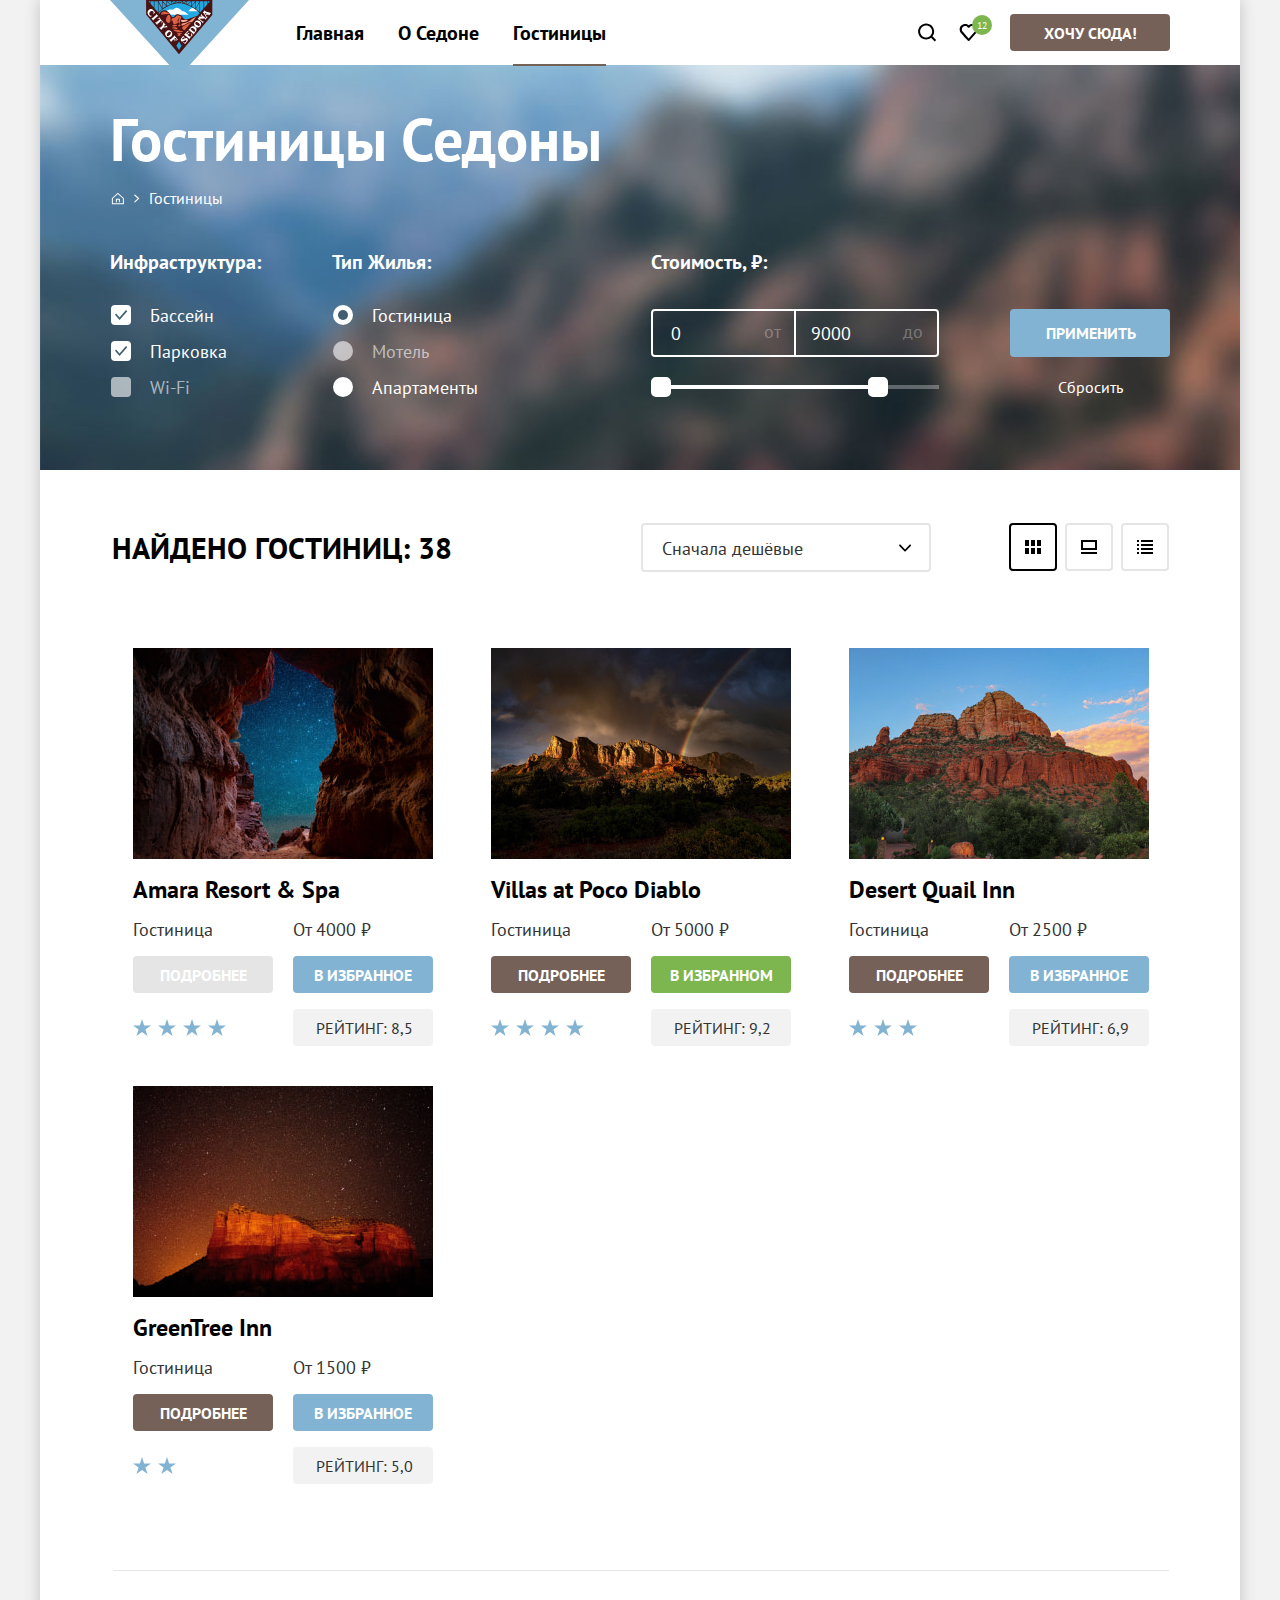
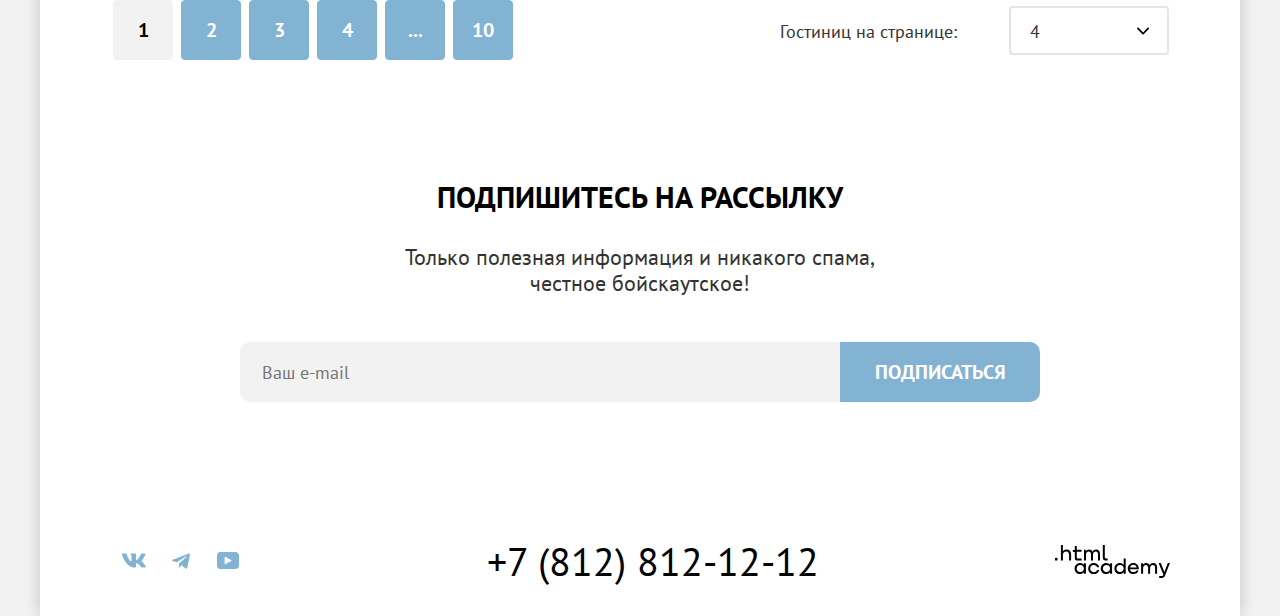
<file: catalog.html>
<!DOCTYPE html>
<html lang="ru">
<head>
  <meta charset="utf-8">
  <title>HTML Academy: Гостиницы Седоны</title>
  <link rel="stylesheet" href="styles/styles.css">
  <link rel="icon" type="image/x-icon" href="images/icons/favicon.png">
</head>
<body>
  <div class="wrapper">
    <h1 class="visually-hidden">Добро пожаловать в Седону!</h1>
    <header class="page-header">
      <a class="page-header-logo" href="index.html"><img src="images/logo/city-of-sedona-logo.svg" width="139" height="70" alt="Логотип Седона"></a>
      <nav class="navigation">
        <h2 class="visually-hidden">Навигация по сайту</h2>
        <ul class="navigation-list">
          <li class="navigation-list-item"><a class="navigation-list-link" href="index.html">Главная</a></li>
          <li class="navigation-list-item"><a class="navigation-list-link" href="#">О Седоне</a></li>
          <li class="navigation-list-item item-current"><a class="navigation-list-link" href="catalog.html">Гостиницы</a></li>
        </ul>
        <ul class="navigation-user">
          <li class="navigation-user-item">
            <a class="navigation-user-link" href="#">
              <span class="visually-hidden">Поиск</span>
              <svg class="navigation-icon search" width="19" height="19" viewBox="0 0 19 19" fill="currentColor" xmlns="http://www.w3.org/2000/svg">
                <path d="M18.1585 17.05L14.448 13.35C15.4508 12.05 16.1528 10.35 16.1528 8.44995C16.1528 4.04995 12.5426 0.449951 8.13013 0.449951C3.71764 0.449951 0.107422 4.14995 0.107422 8.54995C0.107422 12.95 3.71764 16.55 8.13013 16.55C9.93524 16.55 11.6401 15.95 13.044 14.85L16.7545 18.55L18.1585 17.05ZM8.13013 14.55C4.82076 14.55 2.1131 11.85 2.1131 8.54995C2.1131 5.24995 4.82076 2.54995 8.13013 2.54995C11.4395 2.54995 14.1472 5.24995 14.1472 8.54995C14.1472 11.85 11.4395 14.55 8.13013 14.55Z"/>
              </svg>
            </a>
          </li>
          <li class="navigation-user-item">
            <a class="navigation-user-link" href="#">
              <span class="visually-hidden">Избранное</span>
              <span class="badge">12</span>
              <svg class="navigation-icon favourite" width="19" height="17" viewBox="0 0 19 17" fill="currentColor" xmlns="http://www.w3.org/2000/svg">
                <path d="M9.57663 17C9.27578 17 8.97493 16.9 8.77436 16.6C3.35903 10.5 2.05534 9.1 1.75449 8.7C1.0525 7.8 0.651367 6.6 0.651367 5.4C0.651367 2.4 3.05818 0 6.16698 0C7.47067 0 8.67407 0.5 9.67691 1.3C10.6797 0.5 11.9834 0 13.1868 0C16.1954 0 18.7025 2.4 18.7025 5.4C18.7025 6.7 18.201 7.9 17.3988 8.8L10.3789 16.7C10.1783 16.9 9.97776 17 9.57663 17ZM3.5596 7.5C3.86045 7.9 7.06953 11.5 9.67691 14.4L15.8945 7.4C16.3959 6.9 16.5965 6.2 16.5965 5.4C16.5965 3.6 15.0922 2.1 13.2871 2.1C12.2843 2.1 11.2815 2.6 10.5795 3.4C10.2786 3.7 9.97776 3.8 9.67691 3.8C9.37606 3.8 9.07521 3.6 8.87464 3.4C8.17265 2.6 7.16982 2.1 6.16698 2.1C4.36187 2.1 2.85761 3.6 2.85761 5.4C2.75733 6.3 3.15846 7 3.5596 7.5C3.45931 7.5 3.45931 7.5 3.5596 7.5Z"/>
              </svg>
            </a>
          </li>
          <li class="navigation-user-item">
            <a href="#" class="button button-brown navigation-button">Хочу сюда!</a>
          </li>
        </ul>
      </nav>
    </header>
    <main class="main-container main-inner">
      <header class="inner-header">
        <h2 class="inner-header-title">Гостиницы Седоны</h2>
        <ul class="breadcrumbs">
          <li class="breadcrumbs-item">
            <a class="breadcrumbs-link" href="index.html">
              <span class="visually-hidden">Главная</span>
            </a>
          </li>
          <li class="breadcrumbs-item"><a class="breadcrumbs-link">Гостиницы</a></li>
        </ul>
        <form class="hotels-filter" action="https://echo.htmlacademy.ru/" method="get">
          <div class="form-group-column first">
            <fieldset class="hotels-filter-group">
              <legend class="hotels-filter-title">Инфраструктура:</legend>
              <ul class="hotels-filter-list">
                <li class="hotels-filter-item">
                  <label class="control">
                    <input class="visually-hidden control-input" type="checkbox" name="swimming-pool" checked>
                    <span class="control-mark"></span>
                    <span class="control-label">Бассейн</span>
                  </label>
                </li>
                <li class="hotels-filter-item">
                  <label class="control">
                    <input class="visually-hidden control-input" type="checkbox" name="parking" checked>
                    <span class="control-mark"></span>
                    <span class="control-label">Парковка</span>
                  </label>
                </li>
                <li class="hotels-filter-item">
                  <label class="control">
                    <input class="visually-hidden control-input" type="checkbox" name="wi-fi" disabled>
                    <span class="control-mark"></span>
                    <span class="control-label">Wi-Fi</span>
                  </label>
                </li>
              </ul>
            </fieldset>
            <fieldset class="hotels-filter-group">
              <legend class="hotels-filter-title">Тип Жилья:</legend>
              <ul class="hotels-filter-list">
                <li class="hotels-filter-item">
                  <label class="control">
                    <input class="visually-hidden control-input" type="radio" name="housing-type" value="hotel" checked>
                    <span class="control-mark"></span>
                    <span class="control-label">Гостиница</span>
                  </label>
                </li>
                <li class="hotels-filter-item">
                  <label class="control">
                    <input class="visually-hidden control-input" type="radio" name="housing-type" value="motel" disabled>
                    <span class="control-mark"></span>
                    <span class="control-label">Мотель</span>
                  </label>
                </li>
                <li class="hotels-filter-item">
                  <label class="control">
                    <input class="visually-hidden control-input" type="radio" name="housing-type" value="apartments">
                    <span class="control-mark"></span>
                    <span class="control-label">Апартаменты</span>
                  </label>
                </li>
              </ul>
            </fieldset>
          </div>
          <div class="form-group-column second">
            <fieldset class="hotels-filter-group">
              <legend class="hotels-filter-title">Стоимость, ₽:</legend>
              <div class="range">
                <div class="range-wrapper-inputs">
                  <label class="catalog-filter-label from">
                    <input type="text" class="range-input" value="0" name="min-price">
                    <span class="range-input-text">от</span>
                  </label>
                  <label class="catalog-filter-label to">
                    <input type="text" class="range-input" value="9000" name="max-price">
                    <span class="range-input-text">до</span>
                  </label>
                </div>
                <div class="range-scale-wrapper">
                  <div class="range-scale">
                    <div class="range-bar" style="left: 0%; width: 81%">
                      <button type="button" class="range-toggle toggle-min">
                        <span class="visually-hidden">Изменить минимальную цену</span>
                      </button>
                      <button type="button" class="range-toggle toggle-max">
                        <span class="visually-hidden">Изменить максимальную цену</span>
                      </button>
                    </div>
                  </div>
                </div>
              </div>
            </fieldset>
            <div class="buttons-group">
              <button class="button button-blue apply-filters-button" type="submit">Применить</button>
              <button class="button clear-filters-button" type="reset">Сбросить</button>
            </div>
          </div>
        </form>
      </header>
      <section class="catalog-hotels">
        <h2 class="visually-hidden">Результаты поиска</h2>
        <div class="catalog-hotels-result-header">
          <h3 class="catalog-hotels-title">Найдено Гостиниц: 38</h3>
          <div class="hotels-sorting-set">
            <select class="select-control sorting-select" aria-label="Сортировка">
              <option value="cheap">Сначала дешёвые</option>
              <option value="popular">Сначала популярные</option>
              <option value="expensive">Сначала дорогие</option>
            </select>
            <a href="#" class="button-view view-current">
              <span class="visually-hidden">Таблица</span>
              <img src="images/icons/icon-table.png" width="16" height="14" alt="Показать как таблицу">
            </a>
            <a class="button-view" href="#">
              <span class="visually-hidden">Слайдшоу</span>
              <img src="images/icons/icon-slideshow.png" width="16" height="14" alt="Показать как слайдшоу">
            </a>
            <a class="button-view" href="#">
              <span class="visually-hidden">Список</span>
              <img src="images/icons/icon-list.png" width="16" height="14" alt="Показать как список">
            </a>
          </div>
        </div>
        <ul class="hotels-list">
          <li class="hotel-card">
            <a class="hotel-card-link" href="#">
              <img class="hotel-card-image" src="images/hotels/hotel-01.jpg" width="300" height="211" alt="Гостиница Amara Resort & Spa">
              <h4 class="hotel-card-title">Amara Resort & Spa</h4>
            </a>
            <div class="hotel-card-details">
              <span class="hotel-card-type">Гостиница</span>
              <span class="hotel-card-price">От 4000 ₽</span>
              <a class="button hotel-card-button disabled">Подробнее</a>
              <a class="button hotel-card-button button-blue" href="#">В избранное</a>
              <div class="hotel-card-ratings-stars">
                <span></span>
                <span></span>
                <span></span>
                <span></span>
              </div>
              <span class="hotel-card-ratings-text">РЕЙТИНГ: 8,5</span>
            </div>
          </li>
          <li class="hotel-card">
            <a class="hotel-card-link" href="#">
              <img class="hotel-card-image" src="images/hotels/hotel-02.jpg" width="300" height="211" alt="Гостиница Villas at Poco Diablo">
              <h4 class="hotel-card-title">Villas at Poco Diablo</h4>
            </a>
            <div class="hotel-card-details">
              <span class="hotel-card-type">Гостиница</span>
              <span class="hotel-card-price">От 5000 ₽</span>
              <a class="button hotel-card-button button-brown" href="#">Подробнее</a>
              <a class="button hotel-card-button button-green" href="#">В избранном</a>
              <div class="hotel-card-ratings-stars">
                <span></span>
                <span></span>
                <span></span>
                <span></span>
              </div>
              <span class="hotel-card-ratings-text">РЕЙТИНГ: 9,2</span>
            </div>
          </li>
          <li class="hotel-card">
            <a class="hotel-card-link" href="#">
              <img class="hotel-card-image" src="images/hotels/hotel-03.jpg" width="300" height="211" alt="Гостиница Desert Quail Inn">
              <h4 class="hotel-card-title">Desert Quail Inn</h4>
            </a>
            <div class="hotel-card-details">
              <span class="hotel-card-type">Гостиница</span>
              <span class="hotel-card-price">От 2500 ₽</span>
              <a class="button hotel-card-button button-brown" href="#">Подробнее</a>
              <a class="button hotel-card-button button-blue" href="#">В избранное</a>
              <div class="hotel-card-ratings-stars">
                <span></span>
                <span></span>
                <span></span>
              </div>
              <span class="hotel-card-ratings-text">РЕЙТИНГ: 6,9</span>
            </div>
          </li>
          <li class="hotel-card">
            <a class="hotel-card-link" href="#">
              <img class="hotel-card-image" src="images/hotels/hotel-04.jpg" width="300" height="211" alt="Гостиница GreenTree Inn">
              <h4 class="hotel-card-title">GreenTree Inn</h4>
            </a>
            <div class="hotel-card-details">
              <span class="hotel-card-type">Гостиница</span>
              <span class="hotel-card-price">От 1500 ₽</span>
              <a class="button hotel-card-button button-brown" href="#">Подробнее</a>
              <a class="button hotel-card-button button-blue" href="#">В избранное</a>
              <div class="hotel-card-ratings-stars">
                <span></span>
                <span></span>
              </div>
              <span class="hotel-card-ratings-text">РЕЙТИНГ: 5,0</span>
            </div>
          </li>
        </ul>
        <div class="pagination-container">
          <ul class="pagination">
            <li class="pagination-item current">
              <a class="pagination-link">1</a>
            </li>
            <li class="pagination-item button-blue">
              <a class="pagination-link" href="#">2</a>
            </li>
            <li class="pagination-item button-blue">
              <a class="pagination-link" href="#">3</a>
            </li>
            <li class="pagination-item button-blue">
              <a class="pagination-link" href="#">4</a>
            </li>
            <li class="pagination-item button-blue">
              <a class="pagination-link" href="#">...</a>
            </li>
            <li class="pagination-item button-blue">
              <a class="pagination-link" href="#">10</a>
            </li>
          </ul>
          <div class="pagination-settings">
            <label class="pagination-label" for="pagination-control">Гостиниц на странице:</label>
            <select class="select-control pagination-select" id="pagination-control" aria-label="Гостиниц на странице">
              <option value="1">1</option>
              <option value="2">2</option>
              <option value="3">3</option>
              <option value="4" selected>4</option>
            </select>
          </div>
        </div>
      </section>
      <section class="subscription-inner">
        <h2 class="visually-hidden">Форма подписки на рассылку</h2>
        <p class="subscription-title">Подпишитесь на рассылку</p>
        <p class="subscription-description">Только полезная информация и никакого спама, честное бойскаутское!</p>
        <form action="https://echo.htmlacademy.ru" class="subscription-form" method="post">
          <input class="subscription-form-input" type="email" name="subscription-form-email" placeholder="Ваш e-mail">
          <button class="button button-blue subscription-button" type="submit">ПОДПИСАТЬСЯ</button>
        </form>
      </section>
    </main>
    <footer class="page-footer">
      <section class="footer-social">
        <h2 class="visually-hidden">Давайте дружить</h2>
        <ul class="footer-social-list">
          <li class="footer-social-item">
            <a class="button-socials" href="https://vk.com/htmlacademy">
              <span class="visually-hidden">ВКонтакте</span>
              <svg width="24" height="15" viewBox="0 0 24 15" fill="currentColor" xmlns="http://www.w3.org/2000/svg">
                <path fill-rule="evenodd" clip-rule="evenodd" d="M23.45 1.448C23.616 0.902 23.45 0.5 22.655 0.5H20.03C19.362 0.5 19.054 0.847 18.887 1.23C18.887 1.23 17.552 4.426 15.661 6.502C15.049 7.104 14.771 7.295 14.437 7.295C14.27 7.295 14.019 7.104 14.019 6.557V1.448C14.019 0.792 13.835 0.5 13.279 0.5H9.151C8.734 0.5 8.483 0.804 8.483 1.093C8.483 1.714 9.429 1.858 9.526 3.606V7.404C9.526 8.237 9.373 8.388 9.039 8.388C8.149 8.388 5.984 5.177 4.699 1.503C4.45 0.788 4.198 0.5 3.527 0.5H0.9C0.15 0.5 0 0.847 0 1.23C0 1.912 0.89 5.3 4.145 9.781C6.315 12.841 9.37 14.5 12.153 14.5C13.822 14.5 14.028 14.132 14.028 13.497V11.184C14.028 10.447 14.186 10.3 14.715 10.3C15.105 10.3 15.772 10.492 17.33 11.967C19.11 13.716 19.403 14.5 20.405 14.5H23.03C23.78 14.5 24.156 14.132 23.94 13.404C23.702 12.68 22.852 11.629 21.725 10.382C21.113 9.672 20.195 8.907 19.916 8.524C19.527 8.033 19.638 7.814 19.916 7.377C19.916 7.377 23.116 2.951 23.449 1.448H23.45Z"/>
              </svg>
            </a>
          </li>
          <li class="footer-social-item">
            <a class="button-socials" href="https://t.me/htmlacademy">
              <span class="visually-hidden">Телеграм</span>
              <svg width="18" height="16" viewBox="0 0 18 16" fill="currentColor" xmlns="http://www.w3.org/2000/svg">
                <path d="M16.7855 0.59926L0.840977 6.74776C-0.247172 7.18481 -0.240877 7.79184 0.641333 8.06253L4.73493 9.33953L14.2063 3.3637C14.6542 3.09121 15.0634 3.2378 14.727 3.53636L7.05332 10.4619H7.05152L7.05332 10.4628L6.77094 14.6823C7.18462 14.6823 7.36718 14.4925 7.5992 14.2686L9.58754 12.3351L13.7234 15.39C14.486 15.81 15.0337 15.5941 15.2234 14.6841L17.9384 1.88885C18.2163 0.774623 17.513 0.270117 16.7855 0.59926Z"/>
              </svg>
            </a>
          </li>
          <li class="footer-social-item">
            <a class="button-socials" href="https://www.youtube.com/user/htmlacademyru">
              <span class="visually-hidden">YouTube</span>
              <svg width="22" height="17" viewBox="0 0 22 17" fill="currentColor" xmlns="http://www.w3.org/2000/svg">
                <path d="M18.607 0H3.17413C1.31343 0 0 1.59375 0 3.4V13.4937C0 15.4062 1.31343 17 3.17413 17H18.8259C20.4677 17 22 15.4062 22 13.6V3.4C21.7811 1.59375 20.4677 0 18.607 0ZM7.66169 12.5375V4.4625L14.995 8.5L7.66169 12.5375Z"/>
              </svg>
            </a>
          </li>
        </ul>
      </section>
      <section class="footer-contacts">
        <h2 class="visually-hidden">Контакты</h2>
        <a class="footer-contacts-phone" href="tel:+7(812)8121212">+7 (812) 812-12-12</a>
      </section>
      <p class="footer-logo">
        <a class="htmlacademy-link" href="https://htmlacademy.ru/">
          <span class="visually-hidden">Сделано в .html academy</span>
          <svg width="115" height="33" viewBox="0 0 115 33" fill="currentColor" xmlns="http://www.w3.org/2000/svg">
            <path d="M0 12.9V15.5H2.5V12.9H0Z" fill="currentColor"/>
            <path d="M11.6 4.5C10 4.5 8.8 5.2 8 6.2H7.9V0H5.9V15.5H7.9V10.2C7.9 8.1 9.2 6.6 11.2 6.6C13 6.6 14.1 8 14.1 9.8V15.5H16.1V9.4C16.2 6.4 14.3 4.5 11.6 4.5Z" fill="currentColor"/>
            <path d="M26.6 4.8H21.8V1.1H19.8V4.9H17.9V6.9H19.8V12.9C19.8 14.6 20.8 15.6 22.5 15.6H26.6V13.6H22.9C22.2 13.6 21.8 13.2 21.8 12.5V6.8H26.6V4.8Z" fill="currentColor"/>
            <path d="M41.1 4.6C39.5 4.6 38.2 5.4 37.6 6.7H37.5C36.9 5.5 35.7 4.6 34.1 4.6C32.7 4.6 31.6 5.4 31 6.4H30.9V4.8H29V15.4H31V10C31 8 32 6.5 33.6 6.5C35.1 6.5 36 7.5 36 9.1V15.4H38V9.8C38 7.4 39.4 6.5 40.6 6.5C42.1 6.5 43 7.5 43 9.1V15.4H45V8.9C45.1 6.4 43.6 4.6 41.1 4.6Z" fill="currentColor"/>
            <path d="M47.8 12.7C47.8 14.4 48.8 15.4 50.6 15.4H52.6V13.4H50.9C50.2 13.4 49.8 13 49.8 12.3V0H47.8V12.7Z" fill="currentColor"/>
            <path d="M28.9 19.7C28 18.6 26.7 17.9 25 17.9C21.9 17.9 19.6 20.2 19.6 23.5C19.6 26.8 21.9 29.1 25 29.1C26.8 29.1 28 28.3 28.8 27.2H28.9V28.8H30.9V18.2H28.9V19.7ZM25.3 27.1C23.1 27.1 21.7 25.5 21.7 23.5C21.7 21.5 23.1 19.9 25.3 19.9C27.5 19.9 28.9 21.5 28.9 23.5C28.9 25.4 27.5 27.1 25.3 27.1Z" fill="currentColor"/>
            <path d="M44.2 22C43.7 19.6 41.6 17.9 38.8 17.9C35.4 17.9 33.2 20.4 33.2 23.5C33.2 26.6 35.4 29.1 38.8 29.1C41.6 29.1 43.7 27.3 44.2 24.9H42.1C41.7 26.2 40.4 27.2 38.8 27.2C36.6 27.2 35.2 25.6 35.2 23.6C35.2 21.6 36.6 20 38.8 20C40.4 20 41.6 21 42.1 22.2H44.2V22Z" fill="currentColor"/>
            <path d="M55.1 19.7C54.2 18.6 52.9 17.9 51.2 17.9C48.1 17.9 45.8 20.2 45.8 23.5C45.8 26.8 48.1 29.1 51.2 29.1C53 29.1 54.2 28.3 55 27.2H55.1V28.8H57.1V18.2H55.1V19.7ZM51.5 27.1C49.3 27.1 47.9 25.5 47.9 23.5C47.9 21.5 49.3 19.9 51.5 19.9C53.7 19.9 55.1 21.5 55.1 23.5C55.1 25.4 53.6 27.1 51.5 27.1Z" fill="currentColor"/>
            <path d="M68.7 19.8C67.8 18.7 66.5 17.9 64.8 17.9C61.7 17.9 59.4 20.2 59.4 23.5C59.4 26.8 61.6 29.1 64.8 29.1C66.5 29.1 67.8 28.3 68.6 27.3H68.7V28.8H70.7V13.4H68.7V19.8ZM65.1 27.1C62.9 27.1 61.5 25.5 61.5 23.5C61.5 21.5 62.9 19.9 65.1 19.9C67.3 19.9 68.7 21.5 68.7 23.5C68.6 25.5 67.2 27.1 65.1 27.1Z" fill="currentColor"/>
            <path d="M78.3 17.9C75 17.9 72.8 20.4 72.8 23.5C72.8 26.5 74.9 29.1 78.3 29.1C80.8 29.1 82.8 27.8 83.5 25.5H81.4C80.9 26.5 79.8 27.1 78.4 27.1C76.5 27.1 75.1 25.8 75 24.2H83.8C84 20.6 81.8 17.9 78.3 17.9ZM78.3 19.8C80 19.8 81.3 20.8 81.6 22.4H75.1C75.4 20.9 76.6 19.8 78.3 19.8Z" fill="currentColor"/>
            <path d="M98.2 17.9C96.6 17.9 95.3 18.7 94.6 19.9H94.5C93.9 18.7 92.7 17.9 91.1 17.9C89.7 17.9 88.6 18.6 88 19.7V18.2H86.1V28.8H88.1V23.4C88.1 21.4 89.1 20 90.7 19.9C92.2 19.9 93.1 20.9 93.1 22.5V28.8H95.1V23.2C95.1 20.8 96.5 19.9 97.7 19.9C99.2 19.9 100.1 20.9 100.1 22.5V28.8H102.1V22.3C102.2 19.7 100.7 17.9 98.2 17.9Z" fill="currentColor"/>
            <path d="M109.4 27L105.8 18.1H103.6L108.4 29.7C108.1 30.6 107.7 30.9 106.7 30.9H104.2V32.9H106.7C108.5 32.9 109.5 32.1 110.2 30.3L114.9 18.1H112.8L109.4 27Z" fill="currentColor"/>
          </svg>
        </a>
      </p>
    </footer>
  </div>
</body>
</html>
</file>
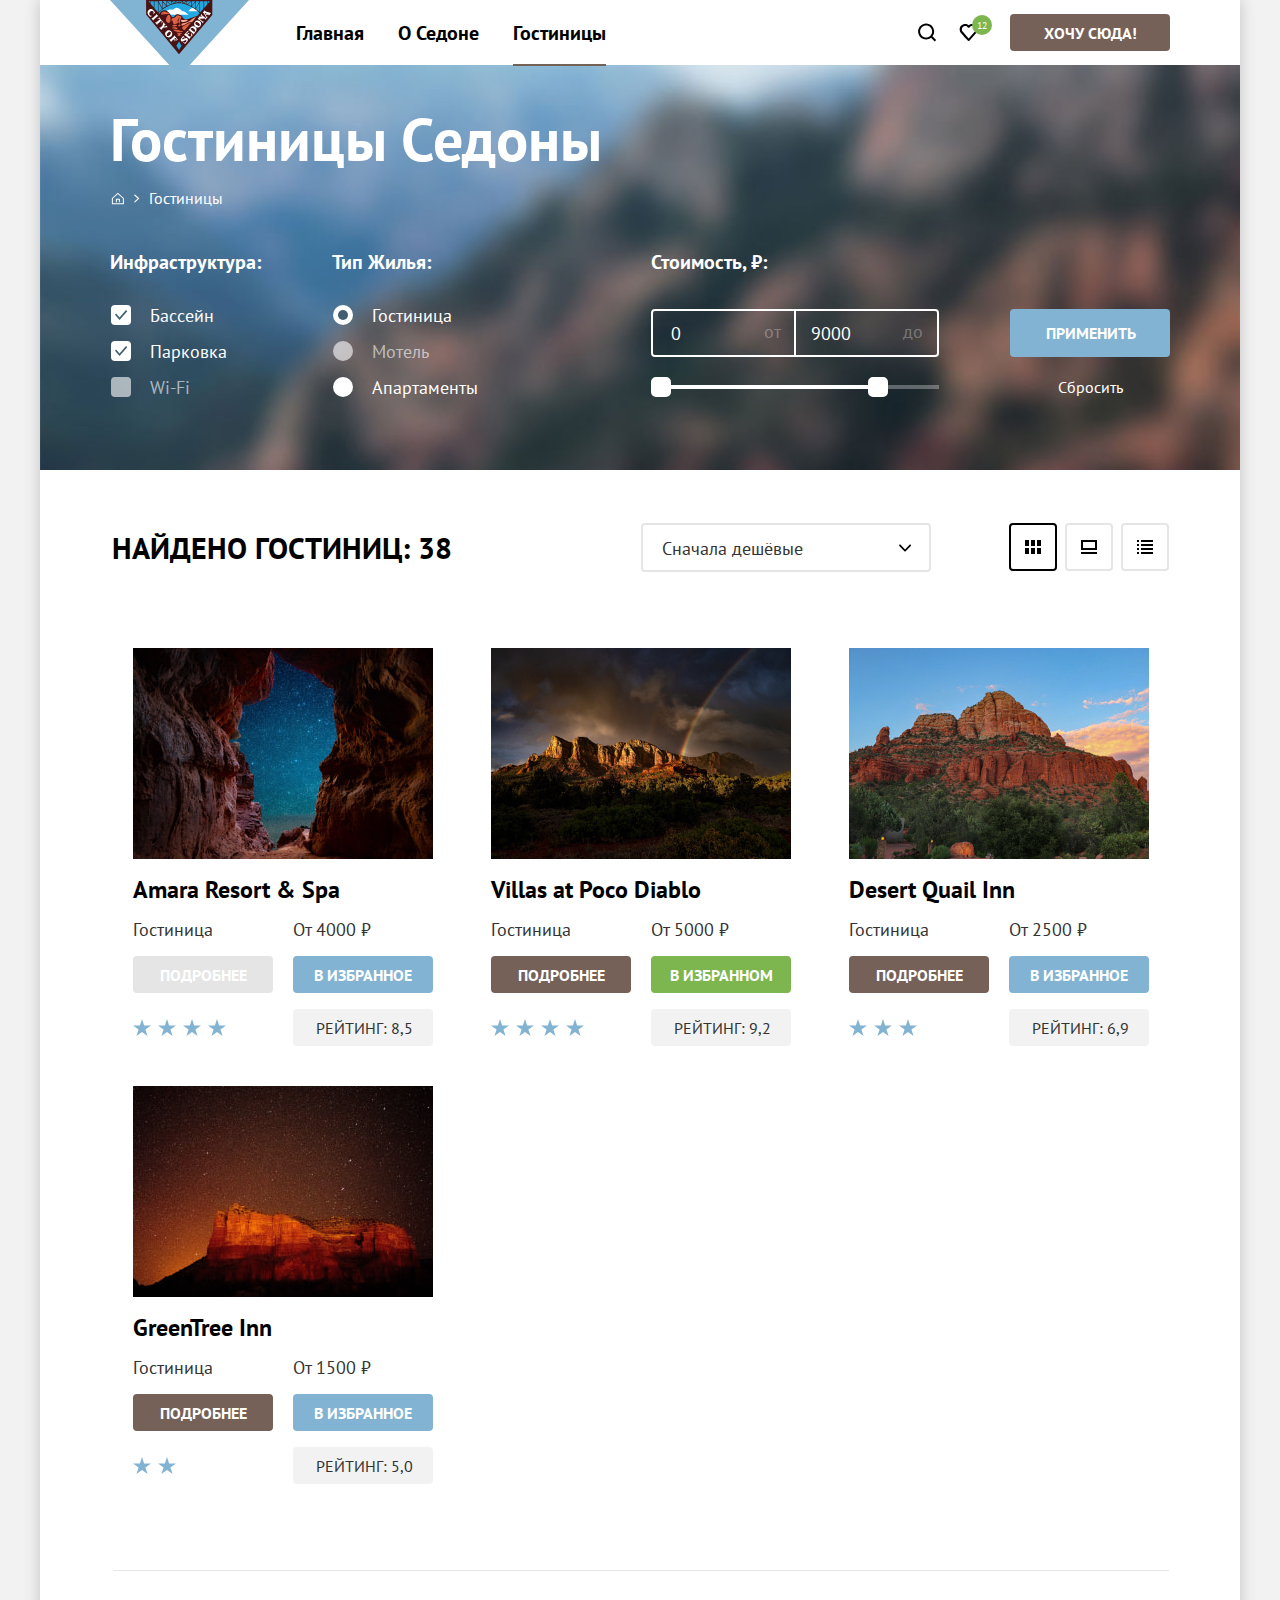
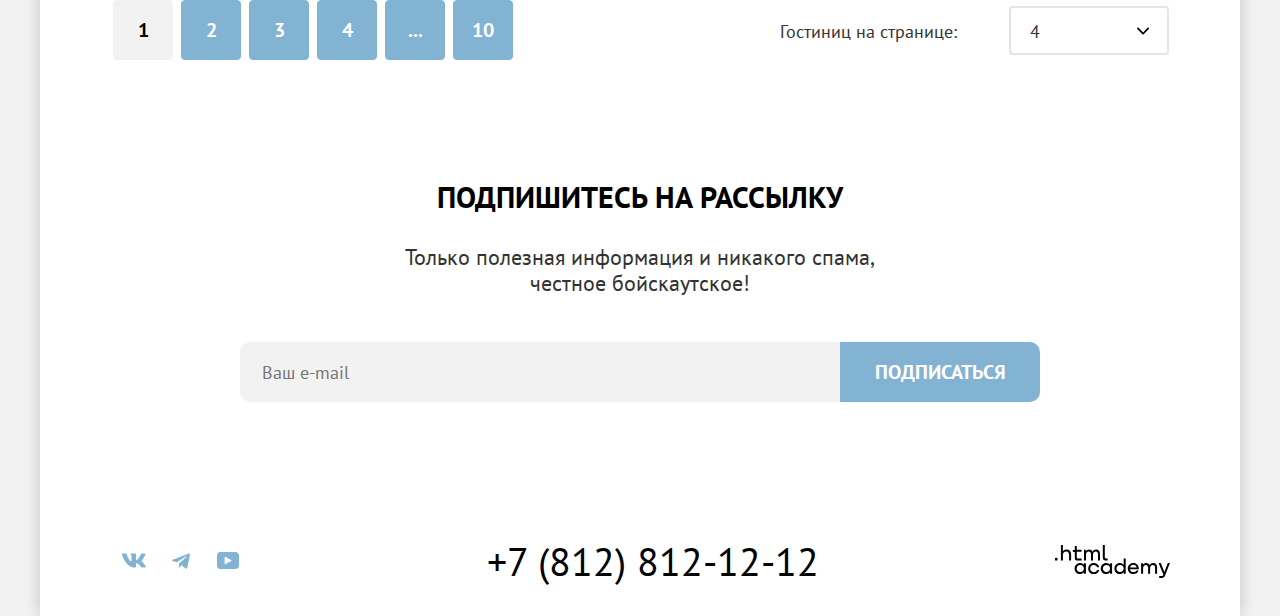
<file: master/catalog.html>
<!DOCTYPE html>
<html lang="ru">
<head>
  <meta charset="utf-8">
  <title>HTML Academy: Гостиницы Седоны</title>
  <link rel="stylesheet" href="styles/styles.css">
  <link rel="icon" href="favicon.ico">
  <link rel="icon" type="image/png" sizes="32x32" href="images/favicon.png">
  <base href="https://htmlacademy-htmlcss.github.io/1022441-sedona-34/master/">
</head>
<body>
  <div class="wrapper">
    <h1 class="visually-hidden">Добро пожаловать в Седону!</h1>
    <header class="page-header">
      <a class="page-header-logo" href="index.html"><img src="images/logo/city-of-sedona-logo.svg" width="139" height="70" alt="Логотип Седона."></a>
      <nav class="navigation">
        <h2 class="visually-hidden">Навигация по сайту</h2>
        <ul class="navigation-list">
          <li class="navigation-list-item"><a class="navigation-list-link" href="index.html">Главная</a></li>
          <li class="navigation-list-item"><a class="navigation-list-link" href="#">О Седоне</a></li>
          <li class="navigation-list-item item-current"><a class="navigation-list-link" href="catalog.html">Гостиницы</a></li>
        </ul>
        <ul class="navigation-user">
          <li class="navigation-user-item">
            <a class="navigation-user-link" href="#">
              <span class="visually-hidden">Поиск</span>
              <svg class="navigation-icon search" width="19" height="19" viewBox="0 0 19 19" fill="currentColor" xmlns="http://www.w3.org/2000/svg">
                <path d="M18.1585 17.05L14.448 13.35C15.4508 12.05 16.1528 10.35 16.1528 8.44995C16.1528 4.04995 12.5426 0.449951 8.13013 0.449951C3.71764 0.449951 0.107422 4.14995 0.107422 8.54995C0.107422 12.95 3.71764 16.55 8.13013 16.55C9.93524 16.55 11.6401 15.95 13.044 14.85L16.7545 18.55L18.1585 17.05ZM8.13013 14.55C4.82076 14.55 2.1131 11.85 2.1131 8.54995C2.1131 5.24995 4.82076 2.54995 8.13013 2.54995C11.4395 2.54995 14.1472 5.24995 14.1472 8.54995C14.1472 11.85 11.4395 14.55 8.13013 14.55Z"/>
              </svg>
            </a>
          </li>
          <li class="navigation-user-item">
            <a class="navigation-user-link" href="#">
              <span class="visually-hidden">Избранное</span>
              <span class="badge">12</span>
              <svg class="navigation-icon favourite" width="19" height="17" viewBox="0 0 19 17" fill="currentColor" xmlns="http://www.w3.org/2000/svg">
                <path d="M9.57663 17C9.27578 17 8.97493 16.9 8.77436 16.6C3.35903 10.5 2.05534 9.1 1.75449 8.7C1.0525 7.8 0.651367 6.6 0.651367 5.4C0.651367 2.4 3.05818 0 6.16698 0C7.47067 0 8.67407 0.5 9.67691 1.3C10.6797 0.5 11.9834 0 13.1868 0C16.1954 0 18.7025 2.4 18.7025 5.4C18.7025 6.7 18.201 7.9 17.3988 8.8L10.3789 16.7C10.1783 16.9 9.97776 17 9.57663 17ZM3.5596 7.5C3.86045 7.9 7.06953 11.5 9.67691 14.4L15.8945 7.4C16.3959 6.9 16.5965 6.2 16.5965 5.4C16.5965 3.6 15.0922 2.1 13.2871 2.1C12.2843 2.1 11.2815 2.6 10.5795 3.4C10.2786 3.7 9.97776 3.8 9.67691 3.8C9.37606 3.8 9.07521 3.6 8.87464 3.4C8.17265 2.6 7.16982 2.1 6.16698 2.1C4.36187 2.1 2.85761 3.6 2.85761 5.4C2.75733 6.3 3.15846 7 3.5596 7.5C3.45931 7.5 3.45931 7.5 3.5596 7.5Z"/>
              </svg>
            </a>
          </li>
          <li class="navigation-user-item">
            <a href="#" class="button button-brown navigation-button">Хочу сюда!</a>
          </li>
        </ul>
      </nav>
    </header>
    <main class="main-container main-inner">
      <header class="inner-header">
        <h2 class="inner-header-title">Гостиницы Седоны</h2>
        <ul class="breadcrumbs">
          <li class="breadcrumbs-item">
            <a class="breadcrumbs-link" href="index.html">
              <span class="visually-hidden">Главная</span>
            </a>
          </li>
          <li class="breadcrumbs-item"><a class="breadcrumbs-link">Гостиницы</a></li>
        </ul>
        <form class="hotels-filter" action="https://echo.htmlacademy.ru/" method="get">
          <div class="form-group-column first">
            <fieldset class="hotels-filter-group">
              <legend class="hotels-filter-title">Инфраструктура:</legend>
              <ul class="hotels-filter-list">
                <li class="hotels-filter-item">
                  <label class="control">
                    <input class="visually-hidden control-input" type="checkbox" name="swimming-pool" checked>
                    <span class="control-mark"></span>
                    <span class="control-label">Бассейн</span>
                  </label>
                </li>
                <li class="hotels-filter-item">
                  <label class="control">
                    <input class="visually-hidden control-input" type="checkbox" name="parking" checked>
                    <span class="control-mark"></span>
                    <span class="control-label">Парковка</span>
                  </label>
                </li>
                <li class="hotels-filter-item">
                  <label class="control">
                    <input class="visually-hidden control-input" type="checkbox" name="wi-fi" disabled>
                    <span class="control-mark"></span>
                    <span class="control-label">Wi-Fi</span>
                  </label>
                </li>
              </ul>
            </fieldset>
            <fieldset class="hotels-filter-group">
              <legend class="hotels-filter-title">Тип Жилья:</legend>
              <ul class="hotels-filter-list">
                <li class="hotels-filter-item">
                  <label class="control">
                    <input class="visually-hidden control-input" type="radio" name="housing-type" value="hotel" checked>
                    <span class="control-mark"></span>
                    <span class="control-label">Гостиница</span>
                  </label>
                </li>
                <li class="hotels-filter-item">
                  <label class="control">
                    <input class="visually-hidden control-input" type="radio" name="housing-type" value="motel" disabled>
                    <span class="control-mark"></span>
                    <span class="control-label">Мотель</span>
                  </label>
                </li>
                <li class="hotels-filter-item">
                  <label class="control">
                    <input class="visually-hidden control-input" type="radio" name="housing-type" value="apartments">
                    <span class="control-mark"></span>
                    <span class="control-label">Апартаменты</span>
                  </label>
                </li>
              </ul>
            </fieldset>
          </div>
          <div class="form-group-column second">
            <fieldset class="hotels-filter-group">
              <legend class="hotels-filter-title">Стоимость, ₽:</legend>
              <div class="range">
                <div class="range-wrapper-inputs">
                  <label class="catalog-filter-label from">
                    <input type="text" class="range-input" value="0" name="min-price">
                    <span class="range-input-text">от</span>
                  </label>
                  <label class="catalog-filter-label to">
                    <input type="text" class="range-input" value="9000" name="max-price">
                    <span class="range-input-text">до</span>
                  </label>
                </div>
                <div class="range-scale-wrapper">
                  <div class="range-scale">
                    <div class="range-bar" style="left: 0%; width: 81%">
                      <button type="button" class="range-toggle toggle-min">
                        <span class="visually-hidden">Изменить минимальную цену</span>
                      </button>
                      <button type="button" class="range-toggle toggle-max">
                        <span class="visually-hidden">Изменить максимальную цену</span>
                      </button>
                    </div>
                  </div>
                </div>
              </div>
            </fieldset>
            <div class="buttons-group">
              <button class="button button-blue apply-filters-button" type="submit">Применить</button>
              <button class="button clear-filters-button" type="reset">Сбросить</button>
            </div>
          </div>
        </form>
      </header>
      <section class="catalog-hotels">
        <h2 class="visually-hidden">Результаты поиска</h2>
        <div class="catalog-hotels-result-header">
          <h3 class="catalog-hotels-title">Найдено Гостиниц: 38</h3>
          <div class="hotels-sorting-set">
            <select class="select-control sorting-select" aria-label="Сортировка">
              <option value="cheap">Сначала дешёвые</option>
              <option value="popular">Сначала популярные</option>
              <option value="expensive">Сначала дорогие</option>
            </select>
            <a href="#" class="button-view view-current">
              <span class="visually-hidden">Таблица</span>
              <img src="images/icons/icon-table.png" width="16" height="14" alt="Показать как таблицу.">
            </a>
            <a class="button-view" href="#">
              <span class="visually-hidden">Слайдшоу</span>
              <img src="images/icons/icon-slideshow.png" width="16" height="14" alt="Показать как слайдшоу.">
            </a>
            <a class="button-view" href="#">
              <span class="visually-hidden">Список</span>
              <img src="images/icons/icon-list.png" width="16" height="14" alt="Показать как список.">
            </a>
          </div>
        </div>
        <ul class="hotels-list">
          <li class="hotel-card">
            <a class="hotel-card-link" href="#">
              <img class="hotel-card-image" src="images/hotels/hotel-01.jpg" width="300" height="211" alt="Гостиница Amara Resort & Spa.">
              <h4 class="hotel-card-title">Amara Resort & Spa</h4>
            </a>
            <div class="hotel-card-details">
              <span class="hotel-card-type">Гостиница</span>
              <span class="hotel-card-price">От 4000 ₽</span>
              <a class="button hotel-card-button disabled">Подробнее</a>
              <a class="button hotel-card-button button-blue" href="#">В избранное</a>
              <div class="hotel-card-ratings-stars">
                <span></span>
                <span></span>
                <span></span>
                <span></span>
              </div>
              <span class="hotel-card-ratings-text">РЕЙТИНГ: 8,5</span>
            </div>
          </li>
          <li class="hotel-card">
            <a class="hotel-card-link" href="#">
              <img class="hotel-card-image" src="images/hotels/hotel-02.jpg" width="300" height="211" alt="Гостиница Villas at Poco Diablo.">
              <h4 class="hotel-card-title">Villas at Poco Diablo</h4>
            </a>
            <div class="hotel-card-details">
              <span class="hotel-card-type">Гостиница</span>
              <span class="hotel-card-price">От 5000 ₽</span>
              <a class="button hotel-card-button button-brown" href="#">Подробнее</a>
              <a class="button hotel-card-button button-green" href="#">В избранном</a>
              <div class="hotel-card-ratings-stars">
                <span></span>
                <span></span>
                <span></span>
                <span></span>
              </div>
              <span class="hotel-card-ratings-text">РЕЙТИНГ: 9,2</span>
            </div>
          </li>
          <li class="hotel-card">
            <a class="hotel-card-link" href="#">
              <img class="hotel-card-image" src="images/hotels/hotel-03.jpg" width="300" height="211" alt="Гостиница Desert Quail Inn.">
              <h4 class="hotel-card-title">Desert Quail Inn</h4>
            </a>
            <div class="hotel-card-details">
              <span class="hotel-card-type">Гостиница</span>
              <span class="hotel-card-price">От 2500 ₽</span>
              <a class="button hotel-card-button button-brown" href="#">Подробнее</a>
              <a class="button hotel-card-button button-blue" href="#">В избранное</a>
              <div class="hotel-card-ratings-stars">
                <span></span>
                <span></span>
                <span></span>
              </div>
              <span class="hotel-card-ratings-text">РЕЙТИНГ: 6,9</span>
            </div>
          </li>
          <li class="hotel-card">
            <a class="hotel-card-link" href="#">
              <img class="hotel-card-image" src="images/hotels/hotel-04.jpg" width="300" height="211" alt="Гостиница GreenTree Inn.">
              <h4 class="hotel-card-title">GreenTree Inn</h4>
            </a>
            <div class="hotel-card-details">
              <span class="hotel-card-type">Гостиница</span>
              <span class="hotel-card-price">От 1500 ₽</span>
              <a class="button hotel-card-button button-brown" href="#">Подробнее</a>
              <a class="button hotel-card-button button-blue" href="#">В избранное</a>
              <div class="hotel-card-ratings-stars">
                <span></span>
                <span></span>
              </div>
              <span class="hotel-card-ratings-text">РЕЙТИНГ: 5,0</span>
            </div>
          </li>
        </ul>
        <div class="pagination-container">
          <ul class="pagination">
            <li class="pagination-item current">
              <a class="pagination-link">1</a>
            </li>
            <li class="pagination-item button-blue">
              <a class="pagination-link" href="#">2</a>
            </li>
            <li class="pagination-item button-blue">
              <a class="pagination-link" href="#">3</a>
            </li>
            <li class="pagination-item button-blue">
              <a class="pagination-link" href="#">4</a>
            </li>
            <li class="pagination-item button-blue">
              <a class="pagination-link" href="#">...</a>
            </li>
            <li class="pagination-item button-blue">
              <a class="pagination-link" href="#">10</a>
            </li>
          </ul>
          <div class="pagination-settings">
            <label class="pagination-label" for="pagination-control">Гостиниц на странице:</label>
            <select class="select-control pagination-select" id="pagination-control" aria-label="Гостиниц на странице">
              <option value="1">1</option>
              <option value="2">2</option>
              <option value="3">3</option>
              <option value="4" selected>4</option>
            </select>
          </div>
        </div>
      </section>
      <section class="subscription-inner">
        <h2 class="visually-hidden">Форма подписки на рассылку</h2>
        <p class="subscription-title">Подпишитесь на рассылку</p>
        <p class="subscription-description">Только полезная информация и никакого спама, честное бойскаутское!</p>
        <form class="subscription-form" action="https://echo.htmlacademy.ru" method="post">
          <label for="subscription-form-email" class="visually-hidden">Ваш e-mail</label>
          <input class="subscription-form-input" type="email" name="subscription-form-email" id="subscription-form-email" placeholder="Ваш e-mail">
          <button class="button button-blue subscription-button" type="submit">ПОДПИСАТЬСЯ</button>
        </form>
      </section>
    </main>
    <footer class="page-footer">
      <section class="footer-social">
        <h2 class="visually-hidden">Давайте дружить</h2>
        <ul class="footer-social-list">
          <li class="footer-social-item">
            <a class="button-socials" href="https://vk.com/htmlacademy">
              <span class="visually-hidden">ВКонтакте</span>
              <svg width="24" height="15" viewBox="0 0 24 15" fill="currentColor" xmlns="http://www.w3.org/2000/svg">
                <path fill-rule="evenodd" clip-rule="evenodd" d="M23.45 1.448C23.616 0.902 23.45 0.5 22.655 0.5H20.03C19.362 0.5 19.054 0.847 18.887 1.23C18.887 1.23 17.552 4.426 15.661 6.502C15.049 7.104 14.771 7.295 14.437 7.295C14.27 7.295 14.019 7.104 14.019 6.557V1.448C14.019 0.792 13.835 0.5 13.279 0.5H9.151C8.734 0.5 8.483 0.804 8.483 1.093C8.483 1.714 9.429 1.858 9.526 3.606V7.404C9.526 8.237 9.373 8.388 9.039 8.388C8.149 8.388 5.984 5.177 4.699 1.503C4.45 0.788 4.198 0.5 3.527 0.5H0.9C0.15 0.5 0 0.847 0 1.23C0 1.912 0.89 5.3 4.145 9.781C6.315 12.841 9.37 14.5 12.153 14.5C13.822 14.5 14.028 14.132 14.028 13.497V11.184C14.028 10.447 14.186 10.3 14.715 10.3C15.105 10.3 15.772 10.492 17.33 11.967C19.11 13.716 19.403 14.5 20.405 14.5H23.03C23.78 14.5 24.156 14.132 23.94 13.404C23.702 12.68 22.852 11.629 21.725 10.382C21.113 9.672 20.195 8.907 19.916 8.524C19.527 8.033 19.638 7.814 19.916 7.377C19.916 7.377 23.116 2.951 23.449 1.448H23.45Z"/>
              </svg>
            </a>
          </li>
          <li class="footer-social-item">
            <a class="button-socials" href="https://t.me/htmlacademy">
              <span class="visually-hidden">Телеграм</span>
              <svg width="18" height="16" viewBox="0 0 18 16" fill="currentColor" xmlns="http://www.w3.org/2000/svg">
                <path d="M16.7855 0.59926L0.840977 6.74776C-0.247172 7.18481 -0.240877 7.79184 0.641333 8.06253L4.73493 9.33953L14.2063 3.3637C14.6542 3.09121 15.0634 3.2378 14.727 3.53636L7.05332 10.4619H7.05152L7.05332 10.4628L6.77094 14.6823C7.18462 14.6823 7.36718 14.4925 7.5992 14.2686L9.58754 12.3351L13.7234 15.39C14.486 15.81 15.0337 15.5941 15.2234 14.6841L17.9384 1.88885C18.2163 0.774623 17.513 0.270117 16.7855 0.59926Z"/>
              </svg>
            </a>
          </li>
          <li class="footer-social-item">
            <a class="button-socials" href="https://www.youtube.com/user/htmlacademyru">
              <span class="visually-hidden">YouTube</span>
              <svg width="22" height="17" viewBox="0 0 22 17" fill="currentColor" xmlns="http://www.w3.org/2000/svg">
                <path d="M18.607 0H3.17413C1.31343 0 0 1.59375 0 3.4V13.4937C0 15.4062 1.31343 17 3.17413 17H18.8259C20.4677 17 22 15.4062 22 13.6V3.4C21.7811 1.59375 20.4677 0 18.607 0ZM7.66169 12.5375V4.4625L14.995 8.5L7.66169 12.5375Z"/>
              </svg>
            </a>
          </li>
        </ul>
      </section>
      <section class="footer-contacts">
        <h2 class="visually-hidden">Контакты</h2>
        <a class="footer-contacts-phone" href="tel:+7(812)8121212">+7 (812) 812-12-12</a>
      </section>
      <p class="footer-logo">
        <a class="htmlacademy-link" href="https://htmlacademy.ru/">
          <span class="visually-hidden">Сделано в .html academy</span>
          <svg width="115" height="33" viewBox="0 0 115 33" fill="currentColor" xmlns="http://www.w3.org/2000/svg">
            <path d="M0 12.9V15.5H2.5V12.9H0Z" fill="currentColor"/>
            <path d="M11.6 4.5C10 4.5 8.8 5.2 8 6.2H7.9V0H5.9V15.5H7.9V10.2C7.9 8.1 9.2 6.6 11.2 6.6C13 6.6 14.1 8 14.1 9.8V15.5H16.1V9.4C16.2 6.4 14.3 4.5 11.6 4.5Z" fill="currentColor"/>
            <path d="M26.6 4.8H21.8V1.1H19.8V4.9H17.9V6.9H19.8V12.9C19.8 14.6 20.8 15.6 22.5 15.6H26.6V13.6H22.9C22.2 13.6 21.8 13.2 21.8 12.5V6.8H26.6V4.8Z" fill="currentColor"/>
            <path d="M41.1 4.6C39.5 4.6 38.2 5.4 37.6 6.7H37.5C36.9 5.5 35.7 4.6 34.1 4.6C32.7 4.6 31.6 5.4 31 6.4H30.9V4.8H29V15.4H31V10C31 8 32 6.5 33.6 6.5C35.1 6.5 36 7.5 36 9.1V15.4H38V9.8C38 7.4 39.4 6.5 40.6 6.5C42.1 6.5 43 7.5 43 9.1V15.4H45V8.9C45.1 6.4 43.6 4.6 41.1 4.6Z" fill="currentColor"/>
            <path d="M47.8 12.7C47.8 14.4 48.8 15.4 50.6 15.4H52.6V13.4H50.9C50.2 13.4 49.8 13 49.8 12.3V0H47.8V12.7Z" fill="currentColor"/>
            <path d="M28.9 19.7C28 18.6 26.7 17.9 25 17.9C21.9 17.9 19.6 20.2 19.6 23.5C19.6 26.8 21.9 29.1 25 29.1C26.8 29.1 28 28.3 28.8 27.2H28.9V28.8H30.9V18.2H28.9V19.7ZM25.3 27.1C23.1 27.1 21.7 25.5 21.7 23.5C21.7 21.5 23.1 19.9 25.3 19.9C27.5 19.9 28.9 21.5 28.9 23.5C28.9 25.4 27.5 27.1 25.3 27.1Z" fill="currentColor"/>
            <path d="M44.2 22C43.7 19.6 41.6 17.9 38.8 17.9C35.4 17.9 33.2 20.4 33.2 23.5C33.2 26.6 35.4 29.1 38.8 29.1C41.6 29.1 43.7 27.3 44.2 24.9H42.1C41.7 26.2 40.4 27.2 38.8 27.2C36.6 27.2 35.2 25.6 35.2 23.6C35.2 21.6 36.6 20 38.8 20C40.4 20 41.6 21 42.1 22.2H44.2V22Z" fill="currentColor"/>
            <path d="M55.1 19.7C54.2 18.6 52.9 17.9 51.2 17.9C48.1 17.9 45.8 20.2 45.8 23.5C45.8 26.8 48.1 29.1 51.2 29.1C53 29.1 54.2 28.3 55 27.2H55.1V28.8H57.1V18.2H55.1V19.7ZM51.5 27.1C49.3 27.1 47.9 25.5 47.9 23.5C47.9 21.5 49.3 19.9 51.5 19.9C53.7 19.9 55.1 21.5 55.1 23.5C55.1 25.4 53.6 27.1 51.5 27.1Z" fill="currentColor"/>
            <path d="M68.7 19.8C67.8 18.7 66.5 17.9 64.8 17.9C61.7 17.9 59.4 20.2 59.4 23.5C59.4 26.8 61.6 29.1 64.8 29.1C66.5 29.1 67.8 28.3 68.6 27.3H68.7V28.8H70.7V13.4H68.7V19.8ZM65.1 27.1C62.9 27.1 61.5 25.5 61.5 23.5C61.5 21.5 62.9 19.9 65.1 19.9C67.3 19.9 68.7 21.5 68.7 23.5C68.6 25.5 67.2 27.1 65.1 27.1Z" fill="currentColor"/>
            <path d="M78.3 17.9C75 17.9 72.8 20.4 72.8 23.5C72.8 26.5 74.9 29.1 78.3 29.1C80.8 29.1 82.8 27.8 83.5 25.5H81.4C80.9 26.5 79.8 27.1 78.4 27.1C76.5 27.1 75.1 25.8 75 24.2H83.8C84 20.6 81.8 17.9 78.3 17.9ZM78.3 19.8C80 19.8 81.3 20.8 81.6 22.4H75.1C75.4 20.9 76.6 19.8 78.3 19.8Z" fill="currentColor"/>
            <path d="M98.2 17.9C96.6 17.9 95.3 18.7 94.6 19.9H94.5C93.9 18.7 92.7 17.9 91.1 17.9C89.7 17.9 88.6 18.6 88 19.7V18.2H86.1V28.8H88.1V23.4C88.1 21.4 89.1 20 90.7 19.9C92.2 19.9 93.1 20.9 93.1 22.5V28.8H95.1V23.2C95.1 20.8 96.5 19.9 97.7 19.9C99.2 19.9 100.1 20.9 100.1 22.5V28.8H102.1V22.3C102.2 19.7 100.7 17.9 98.2 17.9Z" fill="currentColor"/>
            <path d="M109.4 27L105.8 18.1H103.6L108.4 29.7C108.1 30.6 107.7 30.9 106.7 30.9H104.2V32.9H106.7C108.5 32.9 109.5 32.1 110.2 30.3L114.9 18.1H112.8L109.4 27Z" fill="currentColor"/>
          </svg>
        </a>
      </p>
    </footer>
  </div>
</body>
</html>
</file>
<file: styles/styles.css>
@charset "UTF-8";

@font-face {
  font-family: "PT Sans";
  font-style: normal;
  font-weight: 400;
  src: url("../fonts/ptsans-400.woff2") format("woff2");
  font-display: swap;
}

@font-face {
  font-family: "PT Sans";
  font-style: normal;
  font-weight: 700;
  src: url("../fonts/ptsans-700.woff2") format("woff2");
  font-display: swap;
}

.visually-hidden {
  position: absolute;
  width: 1px;
  height: 1px;
  margin: -1px;
  border: 0;
  padding: 0;
  white-space: nowrap;
  clip-path: inset(100%);
  clip: rect(0 0 0 0);
  overflow: hidden;
}

html {
  height: 100%;
}

body {
  margin: 0;
  padding: 0;
  height: 100%;
  font-family: "PT Sans", sans-serif;
  font-size: 18px;
  line-height: 21px;
  font-weight: 400;
  background-color: #F2F2F2;
  color: #000000;
}

.wrapper {
  display: flex;
  flex-direction: column;
  max-width: 1200px;
  width: 1200px;
  margin: 0 auto;
  min-height: 100%;
  background-color: #FFFFFF;
  box-shadow: 0 0 15px rgba(0, 0, 0, 0.2);
}

.main-container {
  flex-grow: 1;
}

/* Site Buttons */

.button,
.button:visited {
  font-family: "PT Sans", sans-serif;
  font-size: 16px;
  line-height: 20px;
  font-weight: 700;
  text-transform: uppercase;
  text-decoration: none;
  display: inline-block;
  text-align: center;
  min-width: 160px;
  box-sizing: border-box;
  border-radius: 4px;
  padding: 9px 15px 8px;
  color: #FFFFFF;
  cursor: pointer;
  background-color: transparent;
}
.button:focus-visible {
  outline: none;
}
.button:active {
  color: rgba(255, 255, 255, 0.3);
}
.button.disabled {
  background-color: #E5E5E5;
  cursor: not-allowed;
}

.button-brown,
.button-brown:active {
  background-color: #756157;
}
.button-brown:hover,
.button-brown:focus {
  background-color: #615048;
}
.button-blue,
.button-blue:active {
  background-color: #82B3D3;
}
.button-blue:hover,
.button-blue:focus {
  background-color: #68A2CA;
}
.button-green,
.button-green:active {
  background-color: #7DB54F;
}
.button-green:hover,
.button-green:focus {
  background-color: #6C9E42;
}

.apply-filters-button {
  border: none;
  line-height: 20px;
  padding: 14px 34px 14px 35px;
  margin-bottom: 17px;
}

.clear-filters-button {
  background-color: transparent;
  box-sizing: border-box;
  border: none;
  text-transform: none;
  font-size: 16px;
  min-width: 154px;
  height: auto;
  margin: 0 auto;
  font-weight: normal;
  padding: 3px 12px 3px 12px;
}
.clear-filters-button:focus {
  outline: 3px solid #83B3D3;

  border-radius: 4px;
}
.clear-filters-button:hover {
  color: rgba(255, 255, 255, 0.6);;
}
.clear-filters-button:active {
  color: rgba(255, 255, 255, 0.3);
}
.search-button {
  border: none;
  box-sizing: border-box;
  min-width: 574px;
  padding: 12px 15px;
  font-weight: 700;
  font-size: 20px;
  line-height: 36px;
}

/* Page Header */
.page-header {
  display: flex;
  box-sizing: border-box;
  width: 100%;
  padding: 0 70px;
}
.page-header-logo {
  height: 66px;
  width: 139px;
  max-width: 139px;
  z-index: 100;
}
.page-header-logo:focus {
  outline: none;
}
/* Main Site Navigation */
.navigation {
  display: flex;
  flex-grow: 1;
  margin: 0 0 0 47px;
}
.navigation-list {
  display: flex;
  flex-wrap: wrap;
  box-sizing: border-box;
  align-items: flex-start;
  padding: 0;
  margin: 0;
  z-index: 100;
}
.navigation-list-item {
  list-style: none;
  margin-right: 34px;
  padding: 0;
}
.navigation-list-item.item-current {
  border-bottom: 2px solid #756257;
}
.navigation-list-link {
  display: block;
  font-size: 20px;
  line-height: 26px;
  font-weight: 700;
  color: #000000;
  text-transform: capitalize;
  text-decoration: none;
  padding-top: 20px;
  padding-bottom: 18px;
}
.navigation-list-link:focus {
  outline: none;
}
.navigation-user {
  display: flex;
  margin: 0 0 0 auto;
  padding: 0;
}
.navigation-user-item {
  list-style: none;
  margin: 14px 4px 0 0;
  padding: 0;
}
.navigation-user-item:last-child {
  margin: 14px 0 0 0;
}

.navigation-user-link {
  position: relative;
  display: block;
  color: #000000;
  padding: 9px;
}
.navigation-user-link:focus {
  outline: none;
}
.navigation-icon.search {
  margin-top: 0;
}
.navigation-icon.favourite {
  margin-top: 1px;
}
.badge {
  display: block;
  position: absolute;
  right: -5px;
  top: 1px;
  width: 20px;
  height: 20px;
  background-color: #7DB54F;
  border-radius: 10px;
  font-size: 10px;
  color: #FFFFFF;
  text-align: center;
}
.navigation-button {
  margin-left: 19px;
}

/* Main Page Content Elements */
/*                            */
.main-index,
.main-inner {
  margin-top: -1px;
}
.intro {
  background-image: url("../images/backgrounds/background-triangle-index.svg"), url("../images/backgrounds/background-index.jpg");
  background-color: #B1C0D3;
  text-align: center;
  padding-top: 51px;
  background-position-x: 50%;
  background-position-y: 100%;
  background-repeat: no-repeat;
  background-size: auto, 1200px 485px;
  box-sizing: border-box;
  min-height: 485px
}

/* Advantages List */
.advantages {
  text-align: center;
}
.advantages-section-header {
  box-sizing: border-box;
  padding: 63px 40px 60px;
}
.advantages-section-title {
  width: 620px;
  font-size: 30px;
  line-height: 36px;
  font-weight: 700;
  text-align: center;
  text-transform: uppercase;
  margin: 0 auto 31px;
  padding: 0;
}
.advantages-section-subtitle {
  width: 655px;
  font-weight: 400;
  font-size: 22px;
  line-height: 26px;
  color: #333333;
  text-align: center;
  margin: 0 auto 30px;
  padding: 0;
}

.advantages-list {
  margin: 0;
  padding: 0;
  display: flex;
  flex-flow: row wrap;
}
.advantages-item {
  list-style: none;
  counter-increment: advantage_counter;
  flex-basis: 400px;
  margin: 0;
  padding: 0 0 103px 0;
  background-color: rgba(131, 179, 211, 0.2);
}
.advantages-item:nth-child(2n+1) {
  background-color: rgba(131, 179, 211, 0.12);
}
.advantages-item.has-image {
  flex-basis: 100%;
  display: flex;
  flex-flow: row wrap;
  padding-bottom: 0;
}
.advantages-title {
  font-size: 24px;
  line-height: 28px;
  font-weight: 700;
  text-transform: uppercase;
  width: 180px;
  margin: 103px auto 29px;
  padding: 0;
}
.advantages-tile {
  width: 400px;
  padding: 90px 10px 56px;
  box-sizing: border-box;
  background: #82B3D3;
  color: #ffffff;
}
.advantages-tile .advantages-title {
  margin: 3px auto 29px;
  padding: 0;
}

.advantages-description {
  margin: 0;
  padding: 0 70px;
}
.advantages-description::before {
  content: "— №" counter(advantage_counter) " —";
  display: block;
  padding-bottom: 30px;
}
/* Advantages Features List */
.advantages-features {
  flex-basis: 100%;
  display: flex;
  margin: 0;
  padding: 0;
  counter-reset: advantage_counter;
  background-color: #FFFFFF;
}
.advantages-features .advantages-feature {
  list-style: none;
  position: relative;
  width: 400px;
  box-sizing: border-box;
  margin: 0;
  padding: 80px 80px 80px;
  background-color: #FFFFFF;
}
.advantages-features .advantages-feature:nth-child(2n+1) {
  background-color: rgba(131, 179, 211, 0.12);
}

.advantages-feature-title {
  font-size: 24px;
  line-height: 28px;
  font-weight: 700;
  text-transform: uppercase;
  margin: 104px 0 29px 0;
  padding: 0;
}
.advantages-feature-title::before {
  position: absolute;
  left: 163px;
  content: '';
  width: 75px;
  height: 76px;
  background-repeat: no-repeat;
}
.advantages-feature.home,
.advantages-feature.souvenirs {
  background-color: #FFFFFF;
}
.advantages-feature.home .advantages-feature-title::before {
  background-image: url("../images/icons/advantages/icon-home.svg");
  top: 81px;
}
.advantages-feature.food .advantages-feature-title::before {
  top: 81px;
  background-image: url("../images/icons/advantages/icon-food.svg");
}
.advantages-feature.souvenirs .advantages-feature-title::before {
  top: 79px;
  left: 167px;
  background-image: url("../images/icons/advantages/icon-souvenirs.svg");
}

.advantages-feature-description {
  box-sizing: border-box;
  margin: 0 auto;
  padding: 0;
  color: #333333;
  width: 230px;
}
.advantages-feature-description.home {
  padding: 0 30px;
}

/* Hotels Search */
.search-hotels {
  text-align: center;
  box-sizing: border-box;
  padding: 90px 40px 93px;
}
.search-title {
  font-size: 30px;
  line-height: 36px;
  font-weight: 700;
  text-transform: uppercase;
  box-sizing: border-box;
  margin: 0 auto 29px;
  padding: 0;
  width: 500px;
  text-align: center;
}
.search-description {
  font-size: 22px;
  line-height: 26px;
  font-weight: 400;
  color: #333333;
  margin: 0 auto 56px;
  padding: 0;
  width: 600px;
  text-align: center;
}

/* Subscription Form */

.subscription,
.subscription-inner {
  background-image: url("../images/backgrounds/background-subscribe.jpg");
  background-color: #4D7899;
  text-align: center;
  color: #FFFFFF;
  box-sizing: border-box;
  padding: 94px 40px 94px;
}
.subscription-inner {
  background-color: #FFFFFF;
}
.subscription-title {
  font-size: 30px;
  line-height: 36px;
  font-weight: 700;
  text-transform: uppercase;
  text-align: center;
  color: #FFFFFF;
  width: 500px;
  margin: 0 auto 29px;
  padding: 0;
}
.subscription-description {
  font-size: 22px;
  line-height: 26px;
  font-weight: 400;
  text-align: center;
  width: 500px;
  margin: 0 auto 46px;
  padding: 0;
}
.subscription-inner {
  background-image: none;
}
.subscription-inner .subscription-title {
  color: #000000;
}
.subscription-inner .subscription-description {
  color: #333333;
}
.subscription-form {
  display: flex;
  width: 800px;
  margin: 0 auto;
}
.subscription-form-input {
  width: 600px;
  height: 60px;
  box-sizing: border-box;
  padding: 12px 10px 12px 22px;
  border: none;
  border-radius: 10px 0 0 10px;
  color: #000000;
  outline: none;
  background-color: #F2F2F2;
  font-family: inherit;
  font-size: 18px;
  font-weight: 400;
}
.subscription-button {
  min-width: 200px;
  padding: 12px 15px;
  box-sizing: border-box;
  border: none;
  border-radius: 0 10px 10px 0;
  outline: none;
  font-family: inherit;
  font-size: 20px;
  font-weight: 700;
}

/* Page Footer */
.page-footer {
  display: flex;
  box-sizing: border-box;
  align-items: center;
  width: 100%;
  padding: 40px 70px 34px;
}
.footer-social {
  margin: 0;
  padding:0;

}
.footer-social-list {
  display: flex;
  flex-wrap: wrap;
  margin: 5px 0 0 0;
  padding: 0;
}
.footer-social-item {
  list-style: none;
  box-sizing: border-box;
  min-width: 47px;
  height: 40px;
  margin: 0;
  padding: 0 0 2px 0;
}
.button-socials {
  display: flex;
  justify-content: center;
  align-items: center;
  height: 100%;
}
.button-socials {
  color: #83B3D3;
}
.button-socials:focus {
  color: #68A2CA;
  outline: none;
}
.button-socials:hover {
  color: #68A2CA;
}
.button-socials:active {
  color: rgba(104, 162, 202, 0.3);
}

.footer-contacts {
  flex-grow: 1;
  text-align: center;
  margin: 3px 0 0 0;
  padding: 0;
}
.footer-contacts-phone {
  display: block;
  font-size: 40px;
  line-height: 40px;
  font-weight: 400;
  color: #000000;
  text-decoration: none;
}
.footer-contacts-phone:focus {
  color: #756157;
  outline: none;
}
.footer-contacts-phone:hover {
  color: #756157;
}
.footer-contacts-phone:active {
  color: rgba(117, 97, 87, 0.3);
}

.footer-logo {
  margin: 9px 0 0 0;
  padding: 0;
}

.htmlacademy-link {
  display: block;
  color: #000000;
}
.htmlacademy-link:focus {
  color: #756157;
  outline: none;
}
.htmlacademy-link:hover {
  color: #756157;
}
.htmlacademy-link:active {
  color: rgba(117, 97, 87, 0.3);
}

/* Hotels Page */

.inner-header {
  background-image: url("../images/backgrounds/background-catalog.jpg");
  background-repeat: no-repeat;
  background-size: cover;
  background-color: #4D7899;
  box-sizing: border-box;
  color: #FFFFFF;
  padding: 35px 70px 70px;
}
.inner-header-title {
  color: inherit;
  font-weight: 700;
  font-size: 60px;
  line-height: 78px;
  margin: 0 0 9px 0;
  padding: 0;
}

/* Breadcrumb */
.breadcrumbs {
  display: flex;
  align-items: center;
  margin: 0 0 40px 1px;
  padding: 0;
}
.breadcrumbs-item {
  margin: 0;
  padding: 0 10px 0 0;
  list-style: none;
}
.breadcrumbs-link {
  display: inline-block;
  color: #FFFFFF;
  font-weight: 400;
  font-size: 16px;
  line-height: 21px;
}
.breadcrumbs-item:first-child a::before {
  display: inline-block;
  content: '';
  background-image: url("../images/icons/icon-home-breadcrumb.svg");
  background-repeat: no-repeat;
  width: 13px;
  height: 13px;
  margin-bottom: -1px;
}
.breadcrumbs-item:not(:first-child) a::before {
  display: inline-block;
  content: '';
  background-image: url("../images/icons/icon-arrow.svg");
  background-repeat: no-repeat;
  background-position-y: 2px;
  width: 6px;
  height: 13px;
  margin-bottom: -1px;
  margin-right: 9px;
}

.breadcrumbs-link:hover {
  color: rgba(255, 255, 255, 0.6);
}
.breadcrumbs-link:active {
  color: rgba(255, 255, 255, 0.3);
}

/* Hotels Filters Section */

.hotels-filter {
  display: flex;
  border: 0 none;
}
.form-group-column {
  display: flex;
  flex-grow: 1;
}
.form-group-column.first {

}
.form-group-column.second {
  justify-content: flex-end;
}

.hotels-filter-group {
  border: 0 none;
  padding: 0;
  margin: 0 71px 0 0;
}

.buttons-group {
  padding: 60px 0 0 0;
  margin: 0;
}
.buttons-group .button {
  display: block;
}

.hotels-filter-title {
  box-sizing: border-box;
  color: inherit;
  display: table;
  max-width: 100%;
  padding: 0;
  white-space: normal;
  font-weight: 700;
  font-size: 20px;
  line-height: 26px;
  text-transform: capitalize;
  margin-bottom: 30px;
}
.hotels-filter-list {
  margin: 0;
  padding: 0;
}
.hotels-filter-item {
  list-style: none;
  margin: 0 0 15px 0;
  padding: 0;
}
.hotels-filter-item:last-child {
  margin-bottom: 0;
}
.control-input {
  margin-right: 10px;
}

/* Range */

.range {
  width: 288px;
  box-sizing: border-box;
}
.range-wrapper-inputs {
  display: flex;
  margin-top: 4px;
  margin-bottom: 28px;
}

.catalog-filter-label {
  display: flex;
  border: 2px solid #FFFFFF;
  border-radius: 4px 0 0 4px;
}
.catalog-filter-label:nth-child(2) {
  margin-left: -2px;
  padding-left: 2px;
  border-radius: 0 4px 4px 0;
}
.catalog-filter-label:focus-within {
  box-shadow: 0 0 0 3px #81B3D2, 0 0 0 3px #81B3D2 inset;
  z-index: 1;
}
.catalog-filter-label:active {
  background-color: #756257;
}

.range-input {
  width: 111px;
  height: 44px;
  box-sizing: border-box;
  padding: 2px 10px 2px 18px;
  border: none;
  color: #FFFFFF;
  outline: none;
  background-color: transparent;
  font-family: inherit;
  font-size: 18px;
  font-weight: 400;
}
.range-input-text {
  width: 30px;
  padding: 1px 14px 2px 0;
  color: rgba(255,255,255, 0.3);
  line-height: 40px;
  box-sizing: border-box;
}
.to .range-input {
  width: 104px;
  box-sizing: border-box;
  padding: 2px 8px 2px 13px;
}
.to .range-input-text {
  width: 35px;
  box-sizing: border-box;
  padding: 1px 16px 2px 1px;
}
.range-scale-wrapper {
  padding: 0 10px;
  box-sizing: border-box;
  background-color: rgba(255,255,255, 0.3);
}
.range-scale {
  position: relative;
  height: 4px;
}

.range-bar {
  position: absolute;
  top: 0;
  height: 4px;
  background-color: #FFFFFF;
}

.range-toggle {
  position: absolute;
  width: 20px;
  height: 20px;
  background-color: #FFFFFF;
  border: 2px solid #FFFFFF;
  border-radius: 5px;
  cursor: pointer;
}
.range-toggle:hover {
  box-shadow: 0 4px 10px rgba(0, 0, 0, 0.25);
}
.range-toggle:active {
  outline: 2px solid #83B3D3;
  box-shadow: 0 7px 15px rgba(0, 0, 0, 0.4);
}
.range-toggle:focus {
  outline: 3px solid #83B3D3;
  box-shadow: 0 4px 10px rgba(0, 0, 0, 0.25);
}
.toggle-min {
  top: -8px;
  left: -10px;
}
.toggle-max {
  top: -8px;
  right: -10px;
}

/* Select Controls */

.select-control {
  height: 49px;
  width: 100%;
  max-width: 100%;
  box-sizing: border-box;
  font-family: inherit;
  font-size: 18px;
  font-weight: 400;
  border: 2px solid #E5E5E5;
  border-radius: 4px;
  outline: none;
  color: #333333;
  margin: 0;
  padding: 12px 48px 11px 19px;
  box-shadow: none;
  -moz-appearance: none;
  -webkit-appearance: none;
  appearance: none;
  background-color: #FFFFFF;
  background-image: url("../images/icons/icon-arrow-bottom.svg"), linear-gradient(to bottom, #ffffff 0%,#ffffff 100%);
  background-repeat: no-repeat, repeat;
  background-position: right 18px top 50%, 0 0;
  background-size: 12px auto, 100%;
}
.select-control::-ms-expand {
  display: none;
}
.select-control:hover {
  border-color: #68A2CA;
}
.select-control:focus {
  border-color: #68A2CA;
  box-shadow: none;
  outline: none;
}
.select-control:active {
  border-color: #3F5E72;
}
.select-control:disabled {
  border-color: #E5E5E5;
  color: rgba(0, 0, 0, 0.3);
  background-image: url("../images/icons/icon-arrow-bottom-disabled.svg");
}
.select-control option {
  font-weight:normal;
  background: #FFFFFF;
  color: #333333;
  padding: 10px;
}

*[dir="rtl"] .select-control,
:root:lang(ar) .select-control,
:root:lang(iw) .select-control {
  background-position: left 18px top 50%, 0 0;
  padding: 12px 19px 11px 48px;
}

.sorting-select {
  width: 290px;
  margin-right: 70px;
}
.pagination-select {
  width: 160px;
  margin-left: 47px;
}

/* Hotels Catalog */

.catalog-hotels-result-header {
  display: flex;
  padding: 50px 71px 56px 72px;
}
.catalog-hotels-title {
  flex-grow: 1;
  font-weight: 700;
  font-size: 30px;
  line-height: 36px;
  text-transform: uppercase;
  margin: 10px 0 0 0;
  padding: 0;
}

/* Hotels Cards */

.hotels-list {
  display: grid;
  grid-template-columns: repeat(3, 340px);
  gap: 0 18px;
  padding: 0 53px 0 73px;
  margin: 0 0 66px 0;
}

.hotel-card {
  list-style: none;
  box-sizing: border-box;
  width: 340px;
  margin: 0;
  padding: 20px;
}
.hotel-card-details {
  display: grid;
  grid-template-columns: 140px 140px;
  gap: 16px 20px;
}
.hotel-card-button {
  min-width: 140px;
}

.hotel-card-link {
  display: block;
  font-weight: 700;
  font-size: 24px;
  line-height: 28px;
  color: #000000;
  text-decoration: none;
}
.hotel-card-link:focus {
  outline: none;
}
.hotel-card-image {
  display: block;
}
.hotel-card-title {
  margin: 17px 0 15px;
  padding: 0;
}
.hotel-card-type,
.hotel-card-price {
  color: #333333;
}
.hotel-card-ratings-text {
  font-weight: 400;
  font-size: 16px;
  line-height: 20px;
  text-align: center;
  text-transform: uppercase;
  color: #333333;
  background: #F2F2F2;
  border-radius: 4px;
  padding: 9px 9px 8px 11px;
  box-sizing: border-box;
}
.hotel-card-ratings-stars {
  display: inline-block;
  align-self: center;
  margin: 0;
}
.hotel-card-ratings-stars span {
  background-image: url("../images/icons/icon-star.svg");
  background-repeat: no-repeat;
  box-sizing: border-box;
  display: inline-block;
  width: 18px;
  height: 17px;
  margin-top: 3px;
  margin-right: 2px;
}

/* Hotels Catalog Pagination */

.pagination-container {
  display: flex;
  flex-wrap: wrap;
  padding: 0 71px 25px 73px;
}
.pagination-container::before {
  flex-grow: 1;
  content: '';
  width: 100%;
  border-top: 1px solid #E6E6E6;
  margin-bottom: 29px;
}
.pagination {
  display: flex;
  flex-grow: 1;
  margin: 0;
  padding: 0;
}
.pagination-item {
  list-style: none;
  box-sizing: border-box;
  min-width: 60px;
  min-height: 60px;
  margin: 0 8px 0 0;
  padding: 0;
  border: 1px solid #82B3D3;
  border-radius: 4px;
}
.pagination-item:last-child {
  margin-right: 0;
}

.pagination-link {
  display: block;
  box-sizing: border-box;
  text-align: center;
  font-weight: 700;
  font-size: 20px;
  line-height: 58px;
  text-transform: uppercase;
  text-decoration: none;
  color: #FFFFFF;
}
.pagination-link:focus {
  outline: none;
}
.pagination-item.current {
  background-color: #F2F2F2;
  border-color: #F2F2F2;
}
.pagination-item.current .pagination-link {
  color: #000000;
}
.pagination-item:active .pagination-link {
  color: rgba(255, 255, 255, 0.3);
}

.pagination-settings {
  color: #333333;
  align-self: self-start;
  margin-top: 6px;
}

.hotels-sorting-set {
  display: flex;
  margin-top: 3px;
}

/* Hotels Sorting Buttons */
.button-view {
  display: flex;
  align-self: self-start;
  box-sizing: border-box;
  padding: 15px 14px;
  margin-left: 8px;
  border: 2px solid #E5E5E5;
  border-radius: 4px;
}
.button-view:focus {
  border-color: #68A2CA;
  outline: none;
}
.button-view:hover,
.button-view:active,
.button-view.view-current {
  border: 2px solid #000000;
}


/* Checkbox Control */
.control {
  position: relative;
  display: block;
  padding-left: 40px;
}
.control-mark {
  position: absolute;
  top: 0;
  left: 1px;
  width: 20px;
  height: 20px;
  border-radius: 4px;
  background-color: #FFFFFF;
}
.control:active .control-mark {
  background: rgba(255, 255, 255, 0.3);
}
.control:hover .control-mark {
  background: rgba(255, 255, 255, 0.6);
}
.control:focus-within .control-mark {
  background: rgba(255, 255, 255, 0.6);
  outline: 3px solid #83B3D3;
}
.control-input[type="checkbox"]:checked + .control-mark {
  background-image: url("../images/icons/icon-mark.svg");
  background-repeat: no-repeat;
  background-position: 4px 5px;
}

/* Radio Control */
.control-input[type="radio"] + .control-mark {
  border-radius: 50%;
}
.control-input[type="radio"]:checked + .control-mark::before {
  position: absolute;
  top: 25%;
  left: 25%;
  width: 10px;
  height: 10px;
  background-color: #3F5E72;
  border-radius: 50%;
  content: "";
}
.control-input[type="radio"]:disabled + .control-mark,
.control-input[type="checkbox"]:disabled + .control-mark {
  background: rgba(255, 255, 255, 0.6);
}
.control-input[type="radio"]:disabled + .control-mark + .control-label,
.control-input[type="checkbox"]:disabled + .control-mark + .control-label {
  color: rgba(255, 255, 255, 0.6);
}
/* Modal window */
.modal-container {
  display: flex;
  position: fixed;
  top: 0;
  left: 0;
  width: 100%;
  height: 100%;
  background-color: rgba(242, 242, 242, 0.8);
  z-index: 200;
}
.modal-container.hide {
  display: none;
}
.modal {
  box-sizing: border-box;
  position: relative;
  margin: auto;
  padding: 62px 70px 70px 70px;
  background-color: #FFFFFF;
  box-shadow: 0 25px 50px rgba(0, 0, 0, 0.15);
  border-radius: 30px;
  font-family: "PT Sans", sans-serif;
}
.modal-hotel-search {
  min-width: 715px;
}
.modal-close-button {
  position: absolute;
  top: 54px;
  right: 70px;
  width: 53px;
  height: 53px;
  padding: 20px;
  border: none;
  border-radius: 50%;
  background-color: #F2F2F2;
  cursor: pointer;
}
.icon-close {
  display: block;
  width: 13px;
  height: 13px;
  background-image: url("../images/icons/icon-close.svg");
  background-repeat: no-repeat;
}
.modal-close-button:focus {
  background-color: #E6E6E6;
  outline: 3px solid #83B3D3;
}
.modal-close-button:hover,
.modal-close-button:active
{
  background-color: #E6E6E6;
}
.modal-close-button:active .icon-close {
  opacity: 0.3;
}

.modal-title {
  margin: 0 0 63px -2px;
  padding: 0;
  font-size: 30px;
  line-height: 36px;
  color: #000000;
  text-transform: uppercase;
}

.modal-hotel-search-form {
  display: grid;
  grid-template-columns: 155px 133px 56px 54px 44px 133px;
  grid-template-rows: 50px 40px 50px 40px 50px 100px;
}

.modal-label {
  display: block;
  padding-top: 12px;
  font-weight: 700;
  font-size: 20px;
  line-height: 26px;
  text-transform: capitalize;
}

.date-field {
  display: flex;
  box-sizing: border-box;
  padding: 0 53px 0 19px;
  background-color: #F2F2F2;
  border-radius: 4px;
  grid-column: 2/-1;
  text-align: left;
  font-family: inherit;
  font-weight: 700;
  font-size: 18px;
  line-height: 40px;
  border: none;
  align-items: center;
  background-image: url("../images/icons/icon-calendar.svg");
  background-position: top 50% right 19px;
  background-repeat: no-repeat;
  color: #000000;
  opacity: 0.6;
}

.date-field:focus {
  background-color: #E6E6E6;
  outline: 3px solid #83B3D3;
}
.date-field:hover {
  background-color: #E6E6E6;
}
.date-field:active {
  background-color: #FFFFFF;
  outline: 2px solid #000000;
  opacity: unset;
}
.date-field:active .date-value {
  opacity: unset;
}

.field-info {
  font-size: 16px;
  grid-column: 2/-1;
  margin: 8px 0 0 0;
  padding: 0;
  color: #333333;
}
.field-info.error {
  color: #FF5757;
}

.count-field {
  display: flex;
  background-color: #F2F2F2;
  border-radius: 4px;
  padding: 0 13px;
}

.counter-button {
  display: block;
  align-self: flex-start;
  padding: 3px;
  border: none;
  border-radius: 4px;
  margin: 15px 3px 0 3px;
  background-color: transparent;
}
.counter-button:focus {
  outline: 3px solid #83B3D3;
}

.counter-button .decrement,
.counter-button .increment {
  display: block;
  width: 13px;
  height: 13px;
  background-position: top 50% left 50%;
  background-repeat: no-repeat;
  opacity: 0.3;
}
.counter-button .decrement {
  background-image: url("../images/icons/icon-minus.svg");
}
.counter-button .increment {
  background-image: url("../images/icons/icon-plus.svg");
}
.counter-button:focus .decrement,
.counter-button:focus .increment,
.counter-button:hover .decrement,
.counter-button:hover .increment {
  opacity: unset;
}
.counter-button:active .decrement,
.counter-button:active .increment {
  opacity: 0.2;
}

.count-input {
  width: 100%;
  font-family: inherit;
  font-size: 18px;
  line-height: 21px;
  text-align: center;
  background-color: #F2F2F2;
  border: none;
  outline: none;
  padding: 0 1px 0 0;
}
.children-label {
  grid-column: 4;
}

.tooltip-toggle {
  position: relative;
  margin-top: 14px;
  width: 25px;
  height: 25px;
  background-color: #83B3D3;
  border-radius: 50%;
  background-image: url("../images/icons/icon-info.svg");
  background-position: center center;
  background-repeat: no-repeat;
  border: none;
  outline: none;
}
.tooltip-toggle:hover,
.tooltip-toggle:focus {
  background-color: #68A2CA;
}
.tooltip-toggle:hover .children-info-popup,
.tooltip-toggle:focus .children-info-popup {
  display: block;
}
.children-info-popup {
  position: absolute;
  left: 12px;
  display: none;
  z-index: 1;
  background: #333333;
  box-shadow: 0 15px 30px rgb(0 0 0 / 30%);
  border-radius: 10px;
  width: 256px;
  padding: 15px 18px 18px 22px;
  box-sizing: border-box;
  transform: translate(-50%, 25px);
  text-align: left;
  font-family: "PT Sans", sans-serif;
  font-weight: 400;
  font-size: 16px;
  line-height: 20px;
  color: #FFFFFF;
}
.children-info-popup:before {
  display: block;
  position: absolute;
  top: -19px;
  box-sizing: border-box;
  margin-left: -11px;
  left: 50%;
  content: ' ';
  border-color: transparent transparent #333333 transparent;
  border-style: solid;
  border-width: 11px;
}

.button-submit {
  font-size: 20px;
  line-height: 36px;
  border: none;
  border-radius: 10px;
  margin-top: 40px;
  grid-column: 1/-1;
}
.button-submit:focus {
  outline: 3px solid #756257;
}
</file>
<file: master/styles/styles.css>
@charset "UTF-8";

@font-face {
  font-family: "PT Sans";
  font-style: normal;
  font-weight: 400;
  src: url("../fonts/ptsans-400.woff2") format("woff2");
  font-display: swap;
}

@font-face {
  font-family: "PT Sans";
  font-style: normal;
  font-weight: 700;
  src: url("../fonts/ptsans-700.woff2") format("woff2");
  font-display: swap;
}

.visually-hidden {
  position: absolute;
  width: 1px;
  height: 1px;
  margin: -1px;
  border: 0;
  padding: 0;
  white-space: nowrap;
  clip-path: inset(100%);
  clip: rect(0 0 0 0);
  overflow: hidden;
}

html {
  height: 100%;
}

body {
  margin: 0;
  padding: 0;
  height: 100%;
  font-family: "PT Sans", sans-serif;
  font-size: 18px;
  line-height: 21px;
  font-weight: 400;
  background-color: #F2F2F2;
  color: #000000;
}

.wrapper {
  display: flex;
  flex-direction: column;
  max-width: 1200px;
  width: 1200px;
  margin: 0 auto;
  min-height: 100%;
  background-color: #FFFFFF;
  box-shadow: 0 0 15px rgba(0, 0, 0, 0.2);
}

.main-container {
  flex-grow: 1;
}

/* Site Buttons */

.button,
.button:visited {
  font-family: "PT Sans", sans-serif;
  font-size: 16px;
  line-height: 20px;
  font-weight: 700;
  text-transform: uppercase;
  text-decoration: none;
  display: inline-block;
  text-align: center;
  min-width: 160px;
  box-sizing: border-box;
  border-radius: 4px;
  padding: 9px 15px 8px;
  color: #FFFFFF;
  cursor: pointer;
  background-color: transparent;
}
.button:focus-visible {
  outline: none;
}
.button:active {
  color: rgba(255, 255, 255, 0.3);
}
.button.disabled {
  background-color: #E5E5E5;
  cursor: not-allowed;
}

.button-brown,
.button-brown:active {
  background-color: #756157;
}
.button-brown:hover,
.button-brown:focus {
  background-color: #615048;
}
.button-blue,
.button-blue:active {
  background-color: #82B3D3;
}
.button-blue:hover,
.button-blue:focus {
  background-color: #68A2CA;
}
.button-green,
.button-green:active {
  background-color: #7DB54F;
}
.button-green:hover,
.button-green:focus {
  background-color: #6C9E42;
}

.apply-filters-button {
  border: none;
  line-height: 20px;
  padding: 14px 34px 14px 35px;
  margin-bottom: 17px;
}

.clear-filters-button {
  background-color: transparent;
  box-sizing: border-box;
  border: none;
  text-transform: none;
  font-size: 16px;
  min-width: 154px;
  height: auto;
  margin: 0 auto;
  font-weight: normal;
  padding: 3px 12px 3px 12px;
}
.clear-filters-button:focus {
  outline: 3px solid #83B3D3;

  border-radius: 4px;
}
.clear-filters-button:hover {
  color: rgba(255, 255, 255, 0.6);;
}
.clear-filters-button:active {
  color: rgba(255, 255, 255, 0.3);
}
.search-button {
  border: none;
  box-sizing: border-box;
  min-width: 574px;
  padding: 12px 15px;
  font-weight: 700;
  font-size: 20px;
  line-height: 36px;
}

/* Page Header */
.page-header {
  display: flex;
  box-sizing: border-box;
  width: 100%;
  padding: 0 70px;
}
.page-header-logo {
  height: 66px;
  width: 139px;
  max-width: 139px;
  z-index: 100;
}
.page-header-logo:focus {
  outline: none;
}
/* Main Site Navigation */
.navigation {
  display: flex;
  flex-grow: 1;
  margin: 0 0 0 47px;
}
.navigation-list {
  display: flex;
  flex-wrap: wrap;
  box-sizing: border-box;
  align-items: flex-start;
  padding: 0;
  margin: 0;
  z-index: 100;
}
.navigation-list-item {
  list-style: none;
  margin-right: 34px;
  padding: 0;
}
.navigation-list-item.item-current {
  border-bottom: 2px solid #756257;
}
.navigation-list-link {
  display: block;
  font-size: 20px;
  line-height: 26px;
  font-weight: 700;
  color: #000000;
  text-transform: capitalize;
  text-decoration: none;
  padding-top: 20px;
  padding-bottom: 18px;
}
.navigation-list-link:focus {
  outline: none;
}
.navigation-user {
  display: flex;
  margin: 0 0 0 auto;
  padding: 0;
}
.navigation-user-item {
  list-style: none;
  margin: 14px 4px 0 0;
  padding: 0;
}
.navigation-user-item:last-child {
  margin: 14px 0 0 0;
}

.navigation-user-link {
  position: relative;
  display: block;
  color: #000000;
  padding: 9px;
}
.navigation-user-link:focus {
  outline: none;
}
.navigation-icon.search {
  margin-top: 0;
}
.navigation-icon.favourite {
  margin-top: 1px;
}
.badge {
  display: block;
  position: absolute;
  right: -5px;
  top: 1px;
  width: 20px;
  height: 20px;
  background-color: #7DB54F;
  border-radius: 10px;
  font-size: 10px;
  color: #FFFFFF;
  text-align: center;
}
.navigation-button {
  margin-left: 19px;
}

/* Main Page Content Elements */
/*                            */
.main-index,
.main-inner {
  margin-top: -1px;
}
.intro {
  background-image: url("../images/backgrounds/background-triangle-index.svg"), url("../images/backgrounds/background-index.jpg");
  background-color: #B1C0D3;
  text-align: center;
  padding-top: 51px;
  background-position-x: 50%;
  background-position-y: 100%;
  background-repeat: no-repeat;
  background-size: auto, 1200px 485px;
  box-sizing: border-box;
  min-height: 485px
}

/* Advantages List */
.advantages {
  text-align: center;
}
.advantages-section-header {
  box-sizing: border-box;
  padding: 63px 40px 60px;
}
.advantages-section-title {
  width: 620px;
  font-size: 30px;
  line-height: 36px;
  font-weight: 700;
  text-align: center;
  text-transform: uppercase;
  margin: 0 auto 31px;
  padding: 0;
}
.advantages-section-subtitle {
  width: 655px;
  font-weight: 400;
  font-size: 22px;
  line-height: 26px;
  color: #333333;
  text-align: center;
  margin: 0 auto 30px;
  padding: 0;
}

.advantages-list {
  margin: 0;
  padding: 0;
  display: flex;
  flex-flow: row wrap;
}
.advantages-item {
  list-style: none;
  counter-increment: advantage_counter;
  flex-basis: 400px;
  margin: 0;
  padding: 0 0 103px 0;
  background-color: rgba(131, 179, 211, 0.2);
}
.advantages-item:nth-child(2n+1) {
  background-color: rgba(131, 179, 211, 0.12);
}
.advantages-item.has-image {
  flex-basis: 100%;
  display: flex;
  flex-flow: row wrap;
  padding-bottom: 0;
}
.advantages-title {
  font-size: 24px;
  line-height: 28px;
  font-weight: 700;
  text-transform: uppercase;
  width: 180px;
  margin: 103px auto 29px;
  padding: 0;
}
.advantages-tile {
  width: 400px;
  padding: 90px 10px 56px;
  box-sizing: border-box;
  background: #82B3D3;
  color: #ffffff;
}
.advantages-tile .advantages-title {
  margin: 3px auto 29px;
  padding: 0;
}

.advantages-description {
  margin: 0;
  padding: 0 70px;
}
.advantages-description::before {
  content: "— №" counter(advantage_counter) " —";
  display: block;
  padding-bottom: 30px;
}
/* Advantages Features List */
.advantages-features {
  flex-basis: 100%;
  display: flex;
  margin: 0;
  padding: 0;
  counter-reset: advantage_counter;
  background-color: #FFFFFF;
}
.advantages-features .advantages-feature {
  list-style: none;
  position: relative;
  width: 400px;
  box-sizing: border-box;
  margin: 0;
  padding: 80px 80px 80px;
  background-color: #FFFFFF;
}
.advantages-features .advantages-feature:nth-child(2n+1) {
  background-color: rgba(131, 179, 211, 0.12);
}

.advantages-feature-title {
  font-size: 24px;
  line-height: 28px;
  font-weight: 700;
  text-transform: uppercase;
  margin: 104px 0 29px 0;
  padding: 0;
}
.advantages-feature-title::before {
  position: absolute;
  left: 163px;
  content: '';
  width: 75px;
  height: 76px;
  background-repeat: no-repeat;
}
.advantages-feature.home,
.advantages-feature.souvenirs {
  background-color: #FFFFFF;
}
.advantages-feature.home .advantages-feature-title::before {
  background-image: url("../images/icons/advantages/icon-home.svg");
  top: 81px;
}
.advantages-feature.food .advantages-feature-title::before {
  top: 81px;
  background-image: url("../images/icons/advantages/icon-food.svg");
}
.advantages-feature.souvenirs .advantages-feature-title::before {
  top: 79px;
  left: 167px;
  background-image: url("../images/icons/advantages/icon-souvenirs.svg");
}

.advantages-feature-description {
  box-sizing: border-box;
  margin: 0 auto;
  padding: 0;
  color: #333333;
  width: 230px;
}
.advantages-feature-description.home {
  padding: 0 30px;
}

/* Hotels Search */
.search-hotels {
  text-align: center;
  box-sizing: border-box;
  padding: 90px 40px 93px;
}
.search-title {
  font-size: 30px;
  line-height: 36px;
  font-weight: 700;
  text-transform: uppercase;
  box-sizing: border-box;
  margin: 0 auto 29px;
  padding: 0;
  width: 500px;
  text-align: center;
}
.search-description {
  font-size: 22px;
  line-height: 26px;
  font-weight: 400;
  color: #333333;
  margin: 0 auto 56px;
  padding: 0;
  width: 600px;
  text-align: center;
}

/* Subscription Form */

.subscription,
.subscription-inner {
  background-image: url("../images/backgrounds/background-subscribe.jpg");
  background-color: #4D7899;
  text-align: center;
  color: #FFFFFF;
  box-sizing: border-box;
  padding: 94px 40px 94px;
}
.subscription-inner {
  background-color: #FFFFFF;
}
.subscription-title {
  font-size: 30px;
  line-height: 36px;
  font-weight: 700;
  text-transform: uppercase;
  text-align: center;
  color: #FFFFFF;
  width: 500px;
  margin: 0 auto 29px;
  padding: 0;
}
.subscription-description {
  font-size: 22px;
  line-height: 26px;
  font-weight: 400;
  text-align: center;
  width: 500px;
  margin: 0 auto 46px;
  padding: 0;
}
.subscription-inner {
  background-image: none;
}
.subscription-inner .subscription-title {
  color: #000000;
}
.subscription-inner .subscription-description {
  color: #333333;
}
.subscription-form {
  display: flex;
  width: 800px;
  margin: 0 auto;
}
.subscription-form-input {
  width: 600px;
  height: 60px;
  box-sizing: border-box;
  padding: 12px 10px 12px 22px;
  border: none;
  border-radius: 10px 0 0 10px;
  color: #000000;
  outline: none;
  background-color: #F2F2F2;
  font-family: inherit;
  font-size: 18px;
  font-weight: 400;
}
.subscription-button {
  min-width: 200px;
  padding: 12px 15px;
  box-sizing: border-box;
  border: none;
  border-radius: 0 10px 10px 0;
  outline: none;
  font-family: inherit;
  font-size: 20px;
  font-weight: 700;
}

/* Page Footer */
.page-footer {
  display: flex;
  box-sizing: border-box;
  align-items: center;
  width: 100%;
  padding: 40px 70px 34px;
}
.footer-social {
  margin: 0;
  padding:0;

}
.footer-social-list {
  display: flex;
  flex-wrap: wrap;
  margin: 5px 0 0 0;
  padding: 0;
}
.footer-social-item {
  list-style: none;
  box-sizing: border-box;
  min-width: 47px;
  height: 40px;
  margin: 0;
  padding: 0 0 2px 0;
}
.button-socials {
  display: flex;
  justify-content: center;
  align-items: center;
  height: 100%;
}
.button-socials {
  color: #83B3D3;
}
.button-socials:focus {
  color: #68A2CA;
  outline: none;
}
.button-socials:hover {
  color: #68A2CA;
}
.button-socials:active {
  color: rgba(104, 162, 202, 0.3);
}

.footer-contacts {
  flex-grow: 1;
  text-align: center;
  margin: 3px 0 0 0;
  padding: 0;
}
.footer-contacts-phone {
  display: block;
  font-size: 40px;
  line-height: 40px;
  font-weight: 400;
  color: #000000;
  text-decoration: none;
}
.footer-contacts-phone:focus {
  color: #756157;
  outline: none;
}
.footer-contacts-phone:hover {
  color: #756157;
}
.footer-contacts-phone:active {
  color: rgba(117, 97, 87, 0.3);
}

.footer-logo {
  margin: 9px 0 0 0;
  padding: 0;
}

.htmlacademy-link {
  display: block;
  color: #000000;
}
.htmlacademy-link:focus {
  color: #756157;
  outline: none;
}
.htmlacademy-link:hover {
  color: #756157;
}
.htmlacademy-link:active {
  color: rgba(117, 97, 87, 0.3);
}

/* Hotels Page */

.inner-header {
  background-image: url("../images/backgrounds/background-catalog.jpg");
  background-repeat: no-repeat;
  background-size: cover;
  background-color: #4D7899;
  box-sizing: border-box;
  color: #FFFFFF;
  padding: 35px 70px 70px;
}
.inner-header-title {
  color: inherit;
  font-weight: 700;
  font-size: 60px;
  line-height: 78px;
  margin: 0 0 9px 0;
  padding: 0;
}

/* Breadcrumb */
.breadcrumbs {
  display: flex;
  align-items: center;
  margin: 0 0 40px 1px;
  padding: 0;
}
.breadcrumbs-item {
  margin: 0;
  padding: 0 10px 0 0;
  list-style: none;
}
.breadcrumbs-link {
  display: inline-block;
  color: #FFFFFF;
  font-weight: 400;
  font-size: 16px;
  line-height: 21px;
}
.breadcrumbs-item:first-child a::before {
  display: inline-block;
  content: '';
  background-image: url("../images/icons/icon-home-breadcrumb.svg");
  background-repeat: no-repeat;
  width: 13px;
  height: 13px;
  margin-bottom: -1px;
}
.breadcrumbs-item:not(:first-child) a::before {
  display: inline-block;
  content: '';
  background-image: url("../images/icons/icon-arrow.svg");
  background-repeat: no-repeat;
  background-position-y: 2px;
  width: 6px;
  height: 13px;
  margin-bottom: -1px;
  margin-right: 9px;
}

.breadcrumbs-link:hover {
  color: rgba(255, 255, 255, 0.6);
}
.breadcrumbs-link:active {
  color: rgba(255, 255, 255, 0.3);
}

/* Hotels Filters Section */

.hotels-filter {
  display: flex;
  border: 0 none;
}
.form-group-column {
  display: flex;
  flex-grow: 1;
}
.form-group-column.first {

}
.form-group-column.second {
  justify-content: flex-end;
}

.hotels-filter-group {
  border: 0 none;
  padding: 0;
  margin: 0 71px 0 0;
}

.buttons-group {
  padding: 60px 0 0 0;
  margin: 0;
}
.buttons-group .button {
  display: block;
}

.hotels-filter-title {
  box-sizing: border-box;
  color: inherit;
  display: table;
  max-width: 100%;
  padding: 0;
  white-space: normal;
  font-weight: 700;
  font-size: 20px;
  line-height: 26px;
  text-transform: capitalize;
  margin-bottom: 30px;
}
.hotels-filter-list {
  margin: 0;
  padding: 0;
}
.hotels-filter-item {
  list-style: none;
  margin: 0 0 15px 0;
  padding: 0;
}
.hotels-filter-item:last-child {
  margin-bottom: 0;
}
.control-input {
  margin-right: 10px;
}

/* Range */

.range {
  width: 288px;
  box-sizing: border-box;
}
.range-wrapper-inputs {
  display: flex;
  margin-top: 4px;
  margin-bottom: 28px;
}

.catalog-filter-label {
  display: flex;
  border: 2px solid #FFFFFF;
  border-radius: 4px 0 0 4px;
}
.catalog-filter-label:nth-child(2) {
  margin-left: -2px;
  padding-left: 2px;
  border-radius: 0 4px 4px 0;
}
.catalog-filter-label:focus-within {
  box-shadow: 0 0 0 3px #81B3D2, 0 0 0 3px #81B3D2 inset;
  z-index: 1;
}
.catalog-filter-label:active {
  background-color: #756257;
}

.range-input {
  width: 111px;
  height: 44px;
  box-sizing: border-box;
  padding: 2px 10px 2px 18px;
  border: none;
  color: #FFFFFF;
  outline: none;
  background-color: transparent;
  font-family: inherit;
  font-size: 18px;
  font-weight: 400;
}
.range-input-text {
  width: 30px;
  padding: 1px 14px 2px 0;
  color: rgba(255,255,255, 0.3);
  line-height: 40px;
  box-sizing: border-box;
}
.to .range-input {
  width: 104px;
  box-sizing: border-box;
  padding: 2px 8px 2px 13px;
}
.to .range-input-text {
  width: 35px;
  box-sizing: border-box;
  padding: 1px 16px 2px 1px;
}
.range-scale-wrapper {
  padding: 0 10px;
  box-sizing: border-box;
  background-color: rgba(255,255,255, 0.3);
}
.range-scale {
  position: relative;
  height: 4px;
}

.range-bar {
  position: absolute;
  top: 0;
  height: 4px;
  background-color: #FFFFFF;
}

.range-toggle {
  position: absolute;
  width: 20px;
  height: 20px;
  background-color: #FFFFFF;
  border: 2px solid #FFFFFF;
  border-radius: 5px;
  cursor: pointer;
}
.range-toggle:hover {
  box-shadow: 0 4px 10px rgba(0, 0, 0, 0.25);
}
.range-toggle:active {
  outline: 2px solid #83B3D3;
  box-shadow: 0 7px 15px rgba(0, 0, 0, 0.4);
}
.range-toggle:focus {
  outline: 3px solid #83B3D3;
  box-shadow: 0 4px 10px rgba(0, 0, 0, 0.25);
}
.toggle-min {
  top: -8px;
  left: -10px;
}
.toggle-max {
  top: -8px;
  right: -10px;
}

/* Select Controls */

.select-control {
  height: 49px;
  width: 100%;
  max-width: 100%;
  box-sizing: border-box;
  font-family: inherit;
  font-size: 18px;
  font-weight: 400;
  border: 2px solid #E5E5E5;
  border-radius: 4px;
  outline: none;
  color: #333333;
  margin: 0;
  padding: 12px 48px 11px 19px;
  box-shadow: none;
  -moz-appearance: none;
  -webkit-appearance: none;
  appearance: none;
  background-color: #FFFFFF;
  background-image: url("../images/icons/icon-arrow-bottom.svg"), linear-gradient(to bottom, #ffffff 0%,#ffffff 100%);
  background-repeat: no-repeat, repeat;
  background-position: right 18px top 50%, 0 0;
  background-size: 12px auto, 100%;
}
.select-control::-ms-expand {
  display: none;
}
.select-control:hover {
  border-color: #68A2CA;
}
.select-control:focus {
  border-color: #68A2CA;
  box-shadow: none;
  outline: none;
}
.select-control:active {
  border-color: #3F5E72;
}
.select-control:disabled {
  border-color: #E5E5E5;
  color: rgba(0, 0, 0, 0.3);
  background-image: url("../images/icons/icon-arrow-bottom-disabled.svg");
}
.select-control option {
  font-weight:normal;
  background: #FFFFFF;
  color: #333333;
  padding: 10px;
}

*[dir="rtl"] .select-control,
:root:lang(ar) .select-control,
:root:lang(iw) .select-control {
  background-position: left 18px top 50%, 0 0;
  padding: 12px 19px 11px 48px;
}

.sorting-select {
  width: 290px;
  margin-right: 70px;
}
.pagination-select {
  width: 160px;
  margin-left: 47px;
}

/* Hotels Catalog */

.catalog-hotels-result-header {
  display: flex;
  padding: 50px 71px 56px 72px;
}
.catalog-hotels-title {
  flex-grow: 1;
  font-weight: 700;
  font-size: 30px;
  line-height: 36px;
  text-transform: uppercase;
  margin: 10px 0 0 0;
  padding: 0;
}

/* Hotels Cards */

.hotels-list {
  display: grid;
  grid-template-columns: repeat(3, 340px);
  gap: 0 18px;
  padding: 0 53px 0 73px;
  margin: 0 0 66px 0;
}

.hotel-card {
  list-style: none;
  box-sizing: border-box;
  width: 340px;
  margin: 0;
  padding: 20px;
}
.hotel-card-details {
  display: grid;
  grid-template-columns: 140px 140px;
  gap: 16px 20px;
}
.hotel-card-button {
  min-width: 140px;
}

.hotel-card-link {
  display: block;
  font-weight: 700;
  font-size: 24px;
  line-height: 28px;
  color: #000000;
  text-decoration: none;
}
.hotel-card-link:focus {
  outline: none;
}
.hotel-card-image {
  display: block;
}
.hotel-card-title {
  margin: 17px 0 15px;
  padding: 0;
}
.hotel-card-type,
.hotel-card-price {
  color: #333333;
}
.hotel-card-ratings-text {
  font-weight: 400;
  font-size: 16px;
  line-height: 20px;
  text-align: center;
  text-transform: uppercase;
  color: #333333;
  background: #F2F2F2;
  border-radius: 4px;
  padding: 9px 9px 8px 11px;
  box-sizing: border-box;
}
.hotel-card-ratings-stars {
  display: inline-block;
  align-self: center;
  margin: 0;
}
.hotel-card-ratings-stars span {
  background-image: url("../images/icons/icon-star.svg");
  background-repeat: no-repeat;
  box-sizing: border-box;
  display: inline-block;
  width: 18px;
  height: 17px;
  margin-top: 3px;
  margin-right: 2px;
}

/* Hotels Catalog Pagination */

.pagination-container {
  display: flex;
  flex-wrap: wrap;
  padding: 0 71px 25px 73px;
}
.pagination-container::before {
  flex-grow: 1;
  content: '';
  width: 100%;
  border-top: 1px solid #E6E6E6;
  margin-bottom: 29px;
}
.pagination {
  display: flex;
  flex-grow: 1;
  margin: 0;
  padding: 0;
}
.pagination-item {
  list-style: none;
  box-sizing: border-box;
  min-width: 60px;
  min-height: 60px;
  margin: 0 8px 0 0;
  padding: 0;
  border: 1px solid #82B3D3;
  border-radius: 4px;
}
.pagination-item:last-child {
  margin-right: 0;
}

.pagination-link {
  display: block;
  box-sizing: border-box;
  text-align: center;
  font-weight: 700;
  font-size: 20px;
  line-height: 58px;
  text-transform: uppercase;
  text-decoration: none;
  color: #FFFFFF;
}
.pagination-link:focus {
  outline: none;
}
.pagination-item.current {
  background-color: #F2F2F2;
  border-color: #F2F2F2;
}
.pagination-item.current .pagination-link {
  color: #000000;
}
.pagination-item:active .pagination-link {
  color: rgba(255, 255, 255, 0.3);
}

.pagination-settings {
  color: #333333;
  align-self: self-start;
  margin-top: 6px;
}

.hotels-sorting-set {
  display: flex;
  margin-top: 3px;
}

/* Hotels Sorting Buttons */
.button-view {
  display: flex;
  align-self: self-start;
  box-sizing: border-box;
  padding: 15px 14px;
  margin-left: 8px;
  border: 2px solid #E5E5E5;
  border-radius: 4px;
}
.button-view:focus {
  border-color: #68A2CA;
  outline: none;
}
.button-view:hover,
.button-view:active,
.button-view.view-current {
  border: 2px solid #000000;
}


/* Checkbox Control */
.control {
  position: relative;
  display: block;
  padding-left: 40px;
}
.control-mark {
  position: absolute;
  top: 0;
  left: 1px;
  width: 20px;
  height: 20px;
  border-radius: 4px;
  background-color: #FFFFFF;
}
.control:active .control-mark {
  background: rgba(255, 255, 255, 0.3);
}
.control:hover .control-mark {
  background: rgba(255, 255, 255, 0.6);
}
.control:focus-within .control-mark {
  background: rgba(255, 255, 255, 0.6);
  outline: 3px solid #83B3D3;
}
.control-input[type="checkbox"]:checked + .control-mark {
  background-image: url("../images/icons/icon-mark.svg");
  background-repeat: no-repeat;
  background-position: 4px 5px;
}

/* Radio Control */
.control-input[type="radio"] + .control-mark {
  border-radius: 50%;
}
.control-input[type="radio"]:checked + .control-mark::before {
  position: absolute;
  top: 25%;
  left: 25%;
  width: 10px;
  height: 10px;
  background-color: #3F5E72;
  border-radius: 50%;
  content: "";
}
.control-input[type="radio"]:disabled + .control-mark,
.control-input[type="checkbox"]:disabled + .control-mark {
  background: rgba(255, 255, 255, 0.6);
}
.control-input[type="radio"]:disabled + .control-mark + .control-label,
.control-input[type="checkbox"]:disabled + .control-mark + .control-label {
  color: rgba(255, 255, 255, 0.6);
}
/* Modal window */
.modal-container {
  display: flex;
  position: fixed;
  top: 0;
  left: 0;
  width: 100%;
  height: 100%;
  background-color: rgba(242, 242, 242, 0.8);
  z-index: 200;
}
.modal {
  box-sizing: border-box;
  position: relative;
  margin: auto;
  padding: 62px 70px 70px 70px;
  background-color: #FFFFFF;
  box-shadow: 0 25px 50px rgba(0, 0, 0, 0.15);
  border-radius: 30px;
  font-family: "PT Sans", sans-serif;
}
.modal-hotel-search {
  min-width: 715px;
}
.modal-close-button {
  position: absolute;
  top: 54px;
  right: 70px;
  width: 53px;
  height: 53px;
  padding: 20px;
  border: none;
  border-radius: 50%;
  background-color: #F2F2F2;
  cursor: pointer;
}
.icon-close {
  display: block;
  width: 13px;
  height: 13px;
  background-image: url("../images/icons/icon-close.svg");
  background-repeat: no-repeat;
}
.modal-close-button:focus {
  background-color: #E6E6E6;
  outline: 3px solid #83B3D3;
}
.modal-close-button:hover,
.modal-close-button:active
{
  background-color: #E6E6E6;
}
.modal-close-button:active .icon-close {
  opacity: 0.3;
}

.modal-title {
  margin: 0 0 63px -2px;
  padding: 0;
  font-size: 30px;
  line-height: 36px;
  color: #000000;
  text-transform: uppercase;
}

.modal-hotel-search-form {
  display: grid;
  grid-template-columns: 155px 133px 56px 54px 44px 133px;
  grid-template-rows: 50px 40px 50px 40px 50px 100px;
}

.modal-label {
  display: block;
  padding-top: 12px;
  font-weight: 700;
  font-size: 20px;
  line-height: 26px;
  text-transform: capitalize;
}

.date-field {
  display: flex;
  box-sizing: border-box;
  padding: 0 53px 0 19px;
  background-color: #F2F2F2;
  border-radius: 4px;
  grid-column: 2/-1;
  text-align: left;
  font-family: inherit;
  font-weight: 700;
  font-size: 18px;
  line-height: 40px;
  border: none;
  align-items: center;
  background-image: url("../images/icons/icon-calendar.svg");
  background-position: top 50% right 19px;
  background-repeat: no-repeat;
  color: #000000;
  opacity: 0.6;
}

.date-field:focus {
  background-color: #E6E6E6;
  outline: 3px solid #83B3D3;
}
.date-field:hover {
  background-color: #E6E6E6;
}
.date-field:active {
  background-color: #FFFFFF;
  outline: 2px solid #000000;
  opacity: unset;
}
.date-field:active .date-value {
  opacity: unset;
}

.field-info {
  font-size: 16px;
  grid-column: 2/-1;
  margin: 8px 0 0 0;
  padding: 0;
  color: #333333;
}
.field-info.error {
  color: #FF5757;
}

.count-field {
  display: flex;
  background-color: #F2F2F2;
  border-radius: 4px;
  padding: 0 13px;
}

.counter-button {
  display: block;
  align-self: flex-start;
  padding: 3px;
  border: none;
  border-radius: 4px;
  margin: 15px 3px 0 3px;
  background-color: transparent;
}
.counter-button:focus {
  outline: 3px solid #83B3D3;
}

.counter-button .decrement,
.counter-button .increment {
  display: block;
  width: 13px;
  height: 13px;
  background-position: top 50% left 50%;
  background-repeat: no-repeat;
  opacity: 0.3;
}
.counter-button .decrement {
  background-image: url("../images/icons/icon-minus.svg");
}
.counter-button .increment {
  background-image: url("../images/icons/icon-plus.svg");
}
.counter-button:focus .decrement,
.counter-button:focus .increment,
.counter-button:hover .decrement,
.counter-button:hover .increment {
  opacity: unset;
}
.counter-button:active .decrement,
.counter-button:active .increment {
  opacity: 0.2;
}

.count-input {
  width: 100%;
  font-family: inherit;
  font-size: 18px;
  line-height: 21px;
  text-align: center;
  background-color: #F2F2F2;
  border: none;
  outline: none;
  padding: 0 1px 0 0;
}
.children-label {
  grid-column: 4;
}

.tooltip-toggle {
  position: relative;
  margin-top: 14px;
  width: 25px;
  height: 25px;
  background-color: #83B3D3;
  border-radius: 50%;
  background-image: url("../images/icons/icon-info.svg");
  background-position: center center;
  background-repeat: no-repeat;
  border: none;
  outline: none;
}
.tooltip-toggle:hover,
.tooltip-toggle:focus {
  background-color: #68A2CA;
}
.tooltip-toggle:hover .children-info-popup,
.tooltip-toggle:focus .children-info-popup {
  display: block;
}
.children-info-popup {
  position: absolute;
  left: 12px;
  display: none;
  z-index: 1;
  background: #333333;
  box-shadow: 0 15px 30px rgb(0 0 0 / 30%);
  border-radius: 10px;
  width: 256px;
  padding: 15px 18px 18px 22px;
  box-sizing: border-box;
  transform: translate(-50%, 25px);
  text-align: left;
  font-family: "PT Sans", sans-serif;
  font-weight: 400;
  font-size: 16px;
  line-height: 20px;
  color: #FFFFFF;
}
.children-info-popup:before {
  display: block;
  position: absolute;
  top: -19px;
  box-sizing: border-box;
  margin-left: -11px;
  left: 50%;
  content: ' ';
  border-color: transparent transparent #333333 transparent;
  border-style: solid;
  border-width: 11px;
}

.button-submit {
  font-size: 20px;
  line-height: 36px;
  border: none;
  border-radius: 10px;
  margin-top: 40px;
  grid-column: 1/-1;
}
.button-submit:focus {
  outline: 3px solid #756257;
}
</file>
